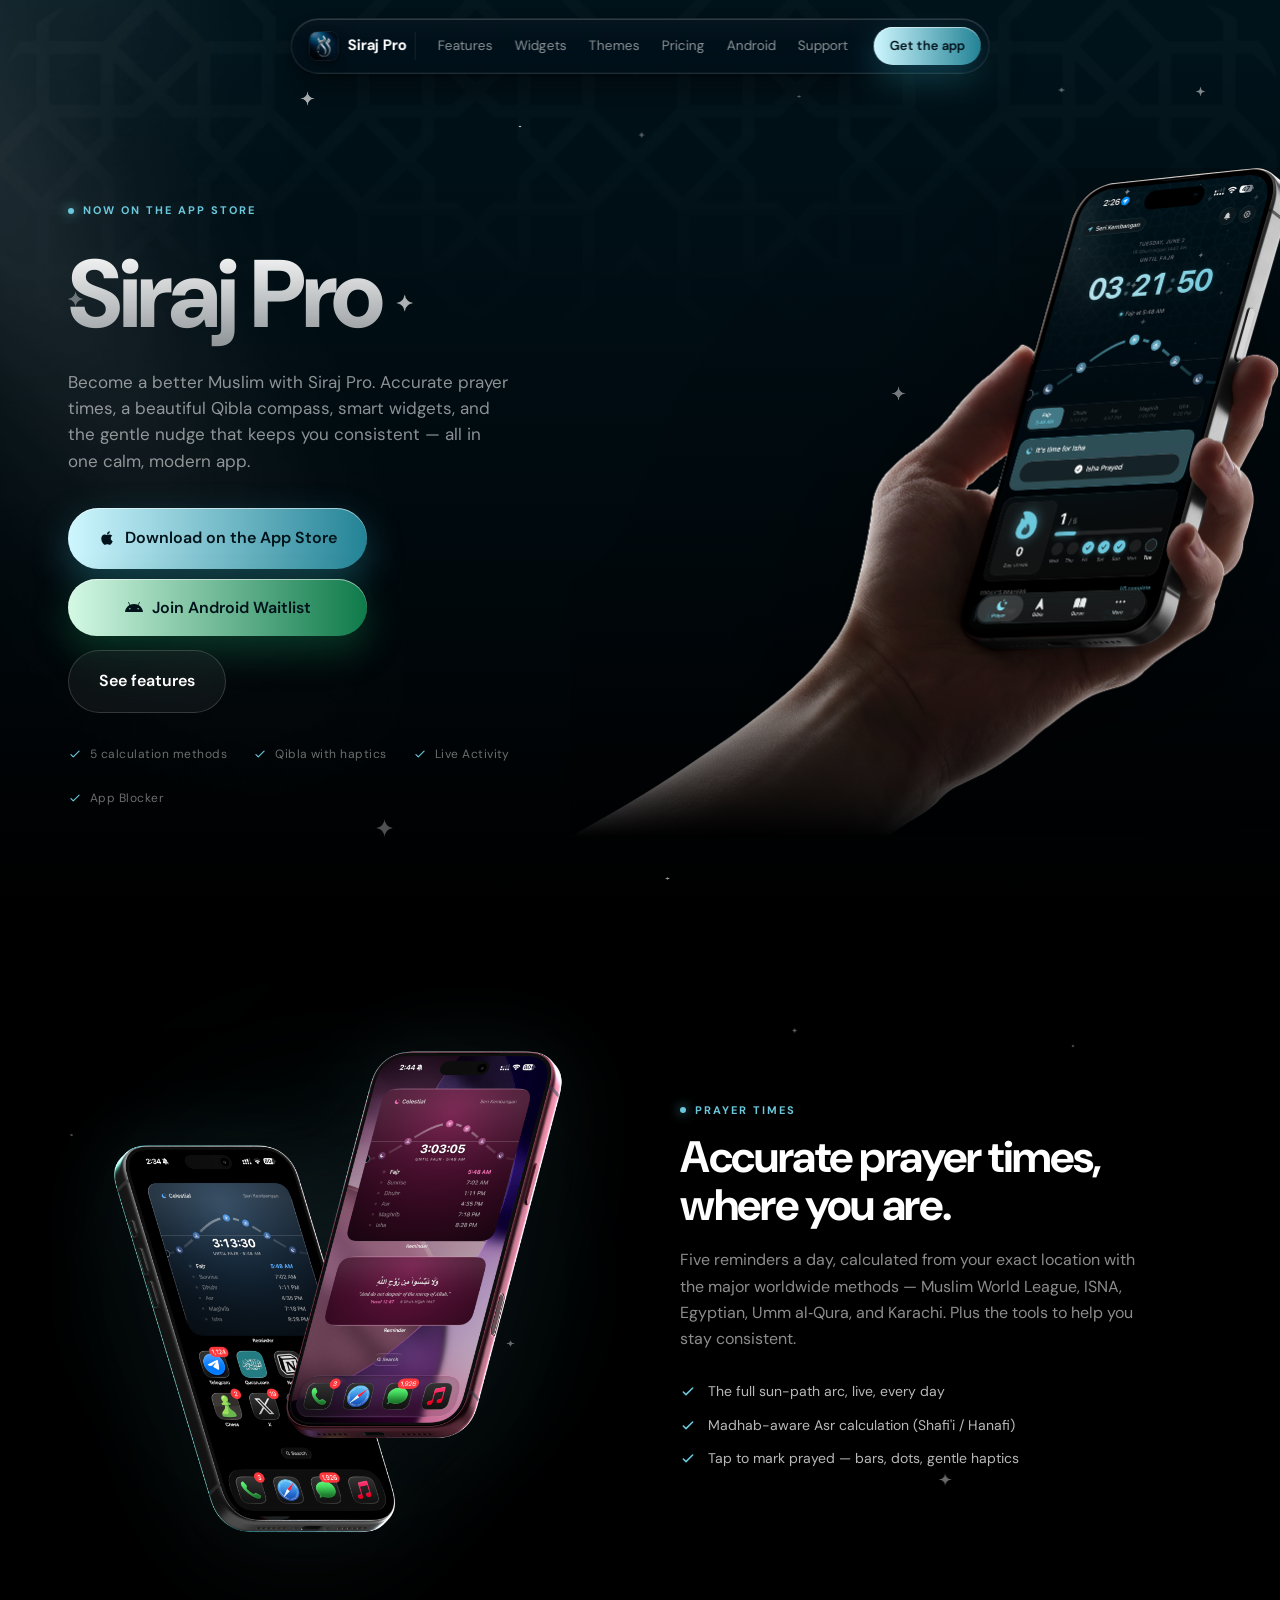
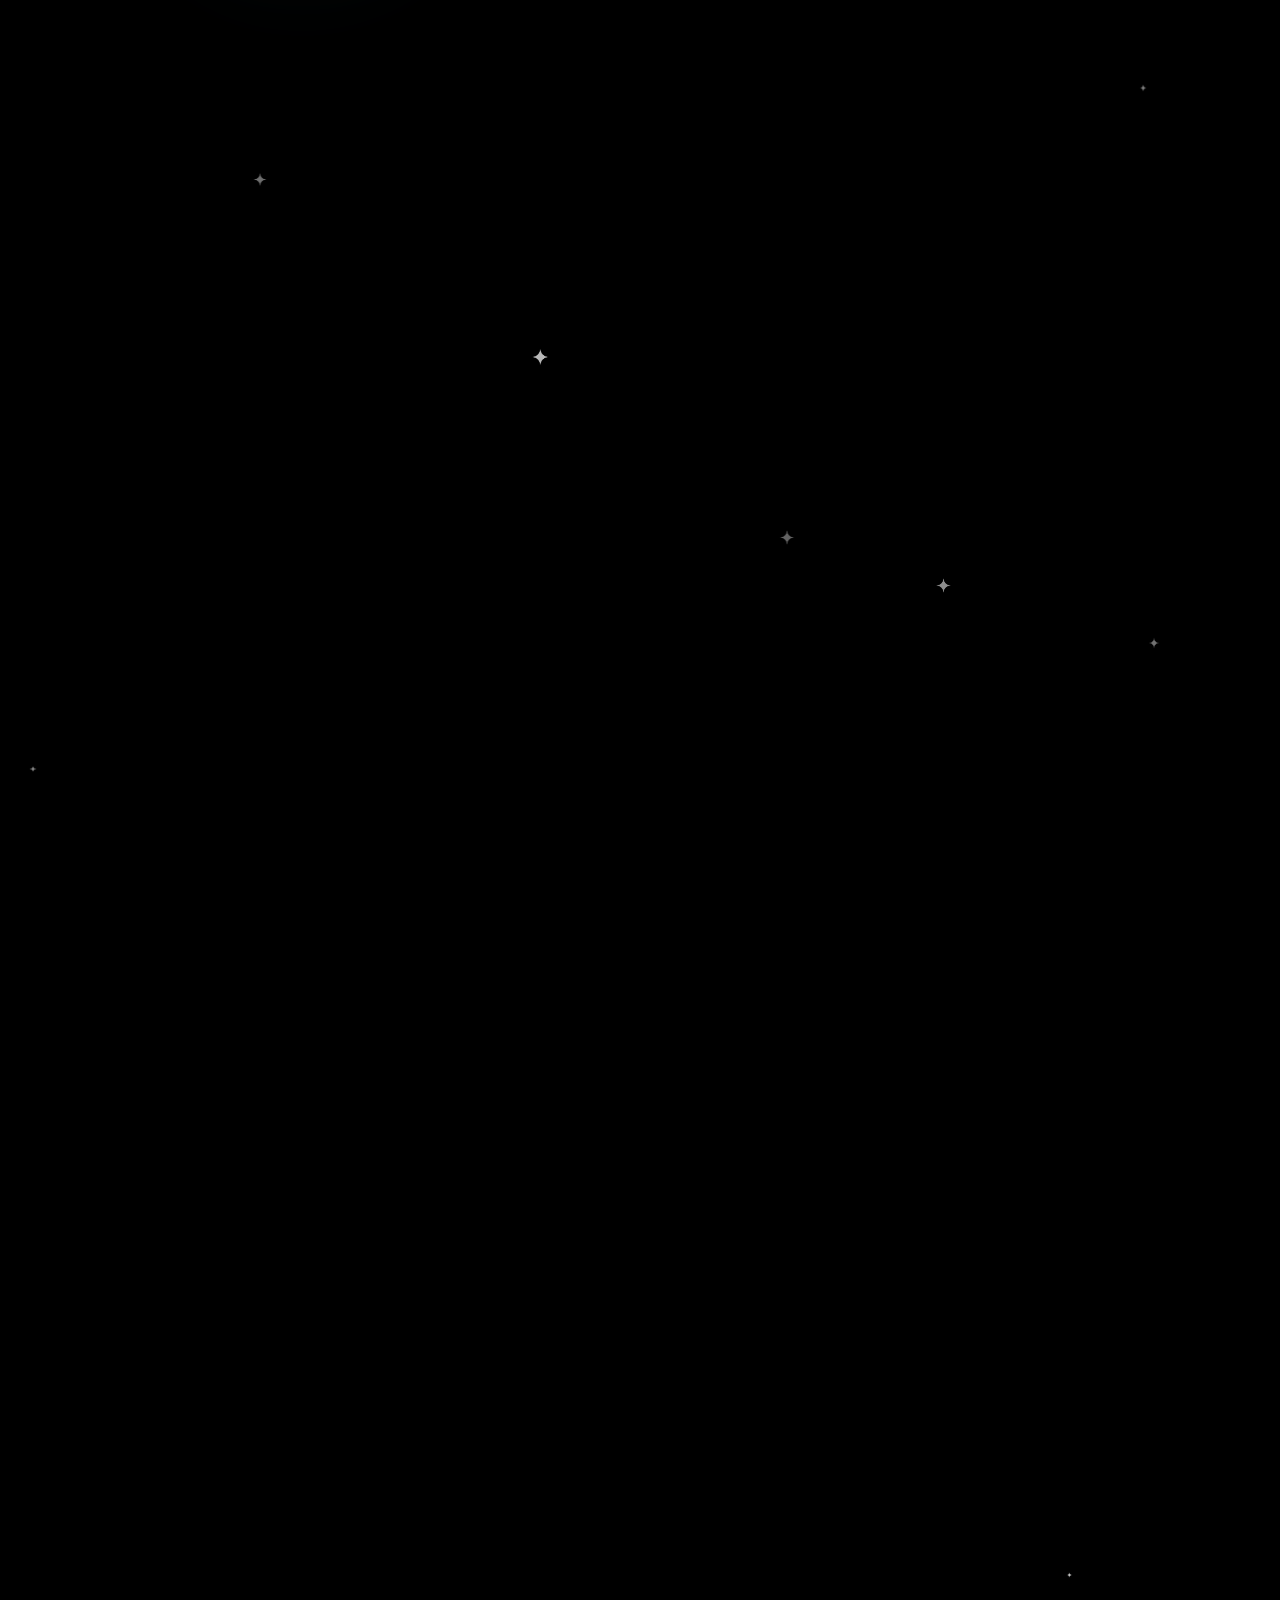
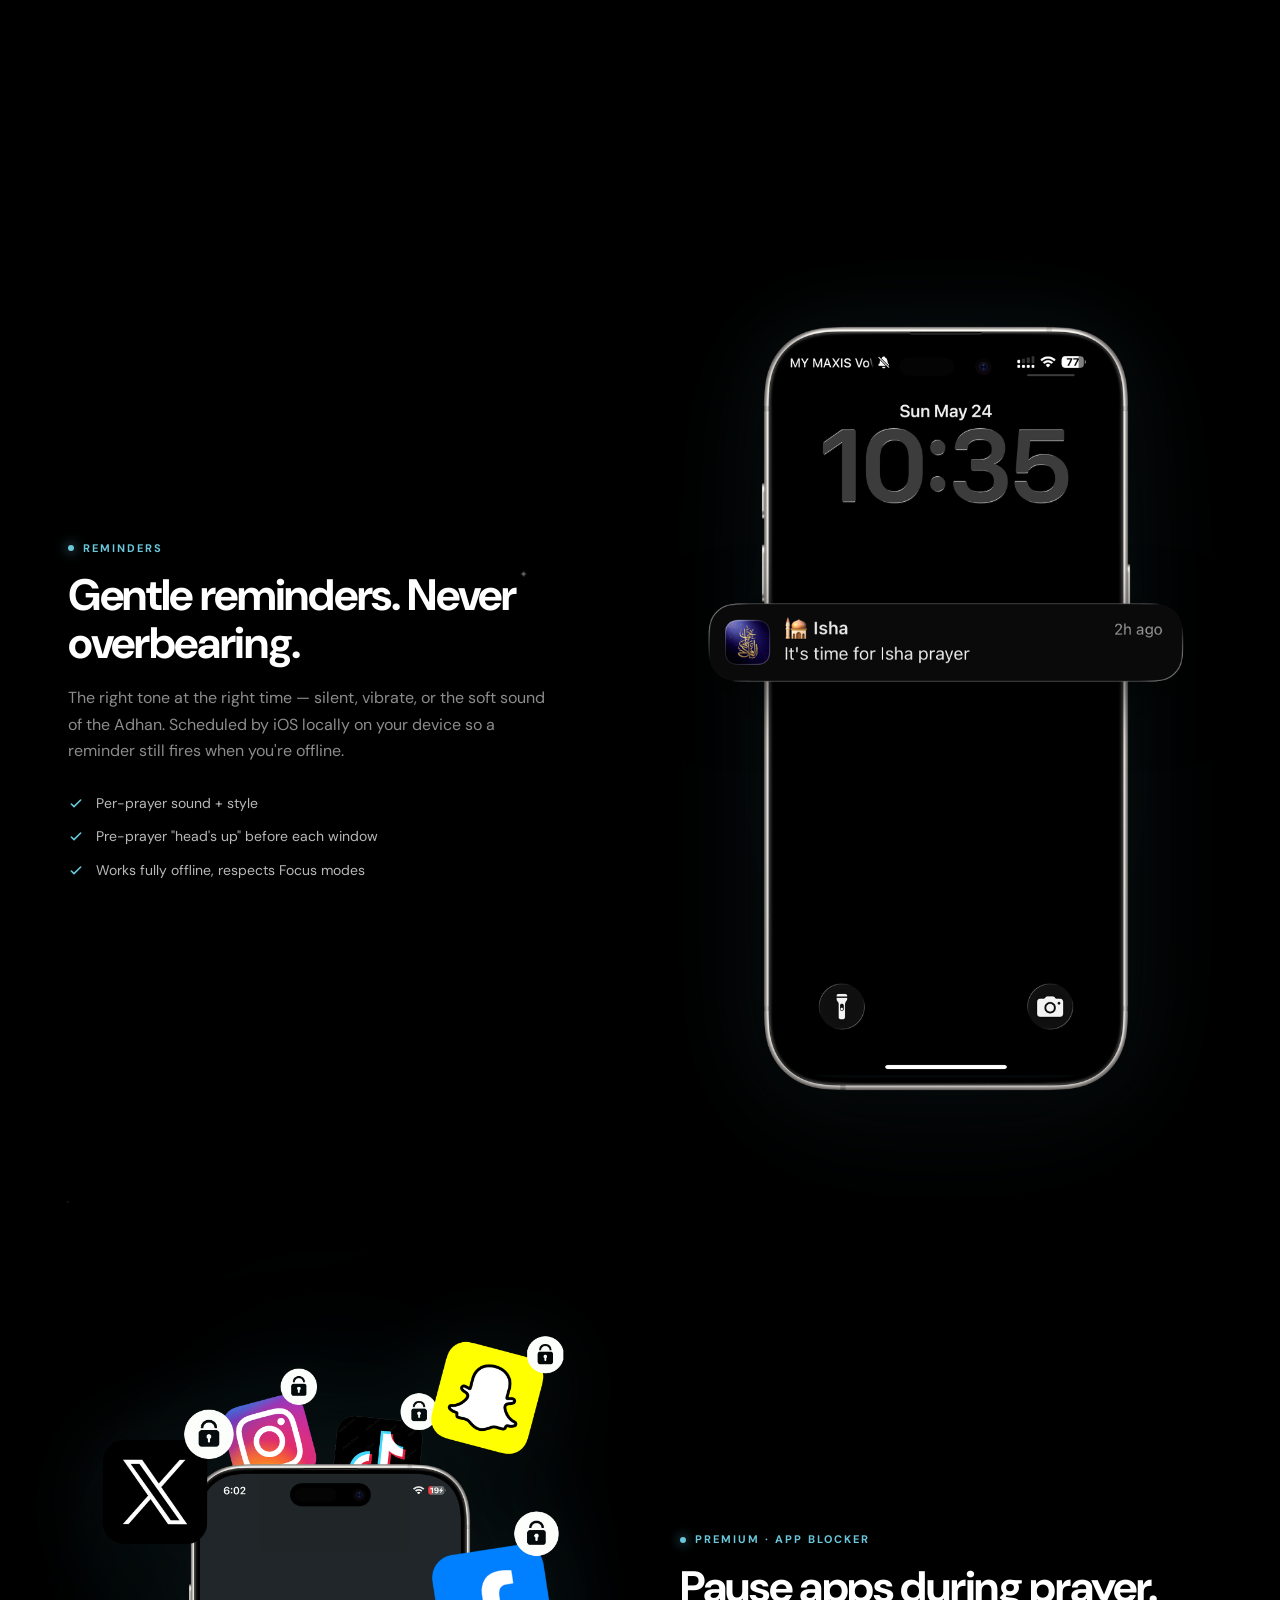
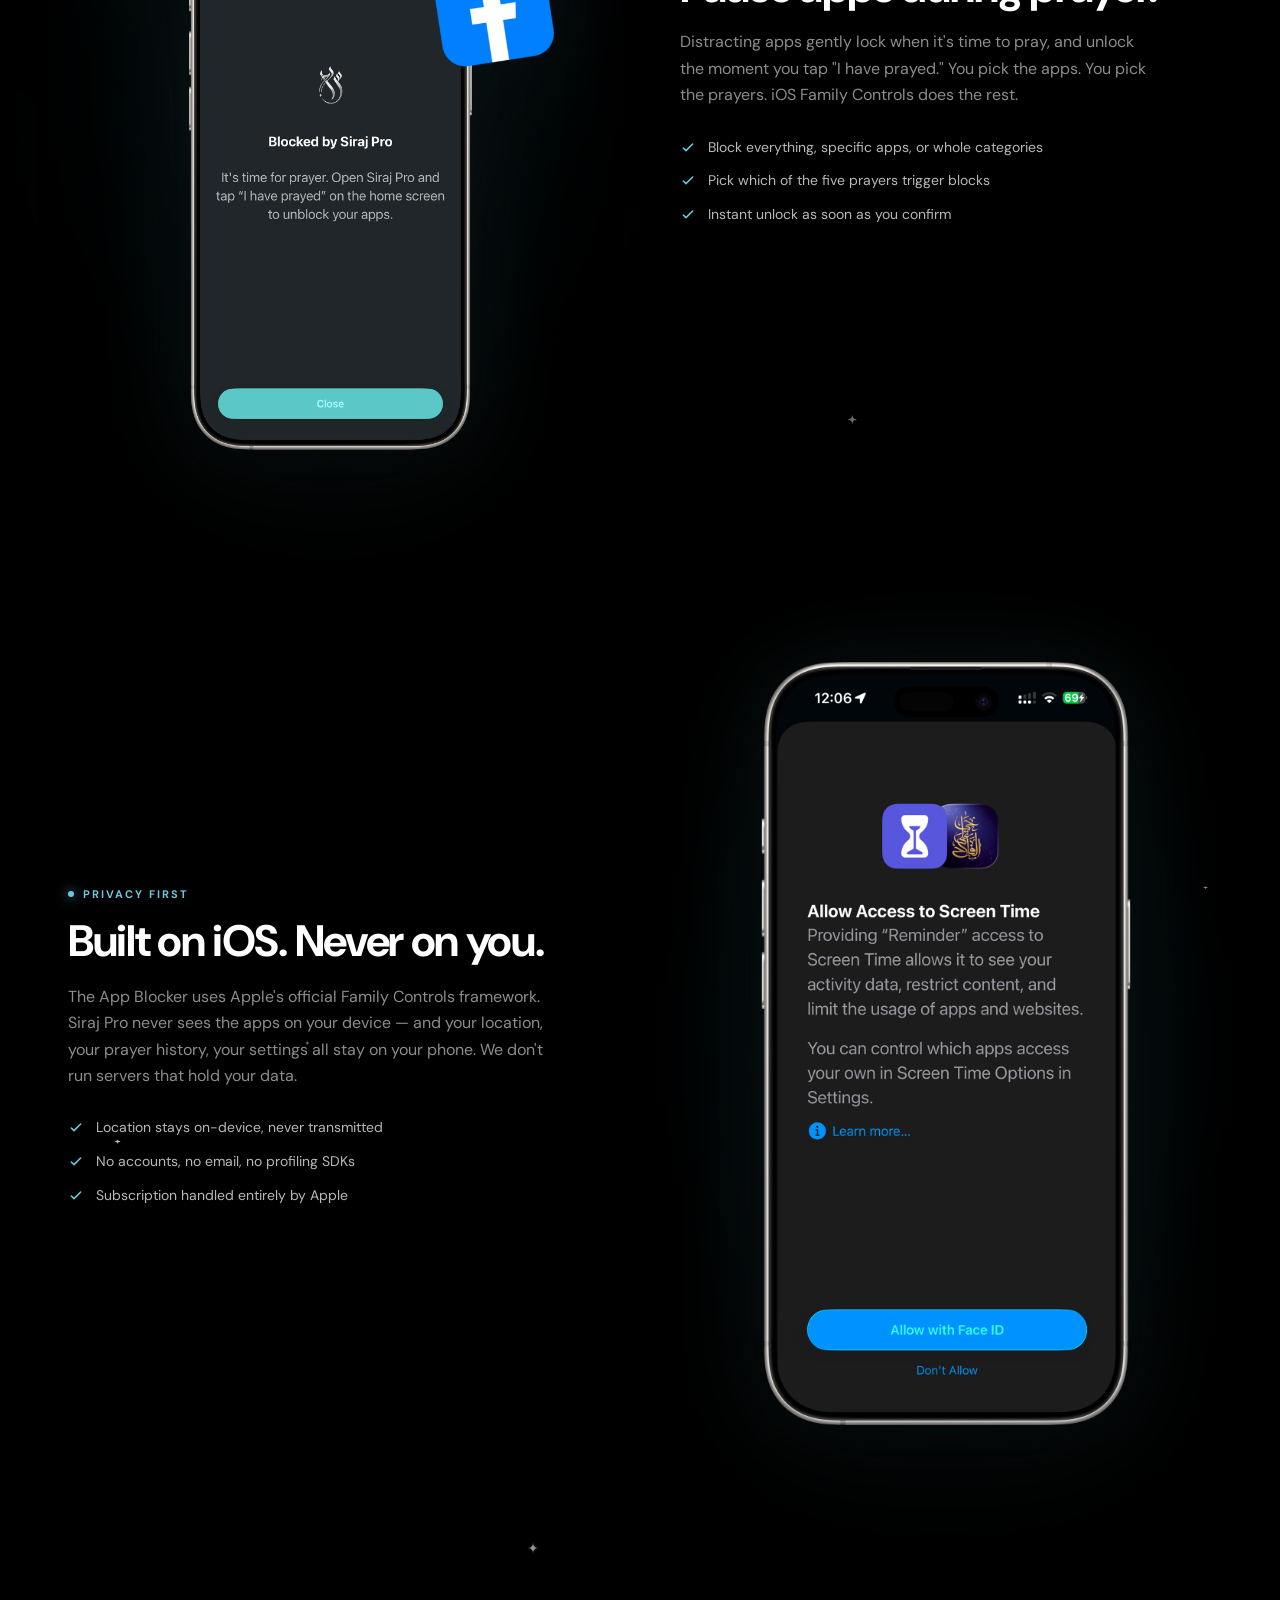
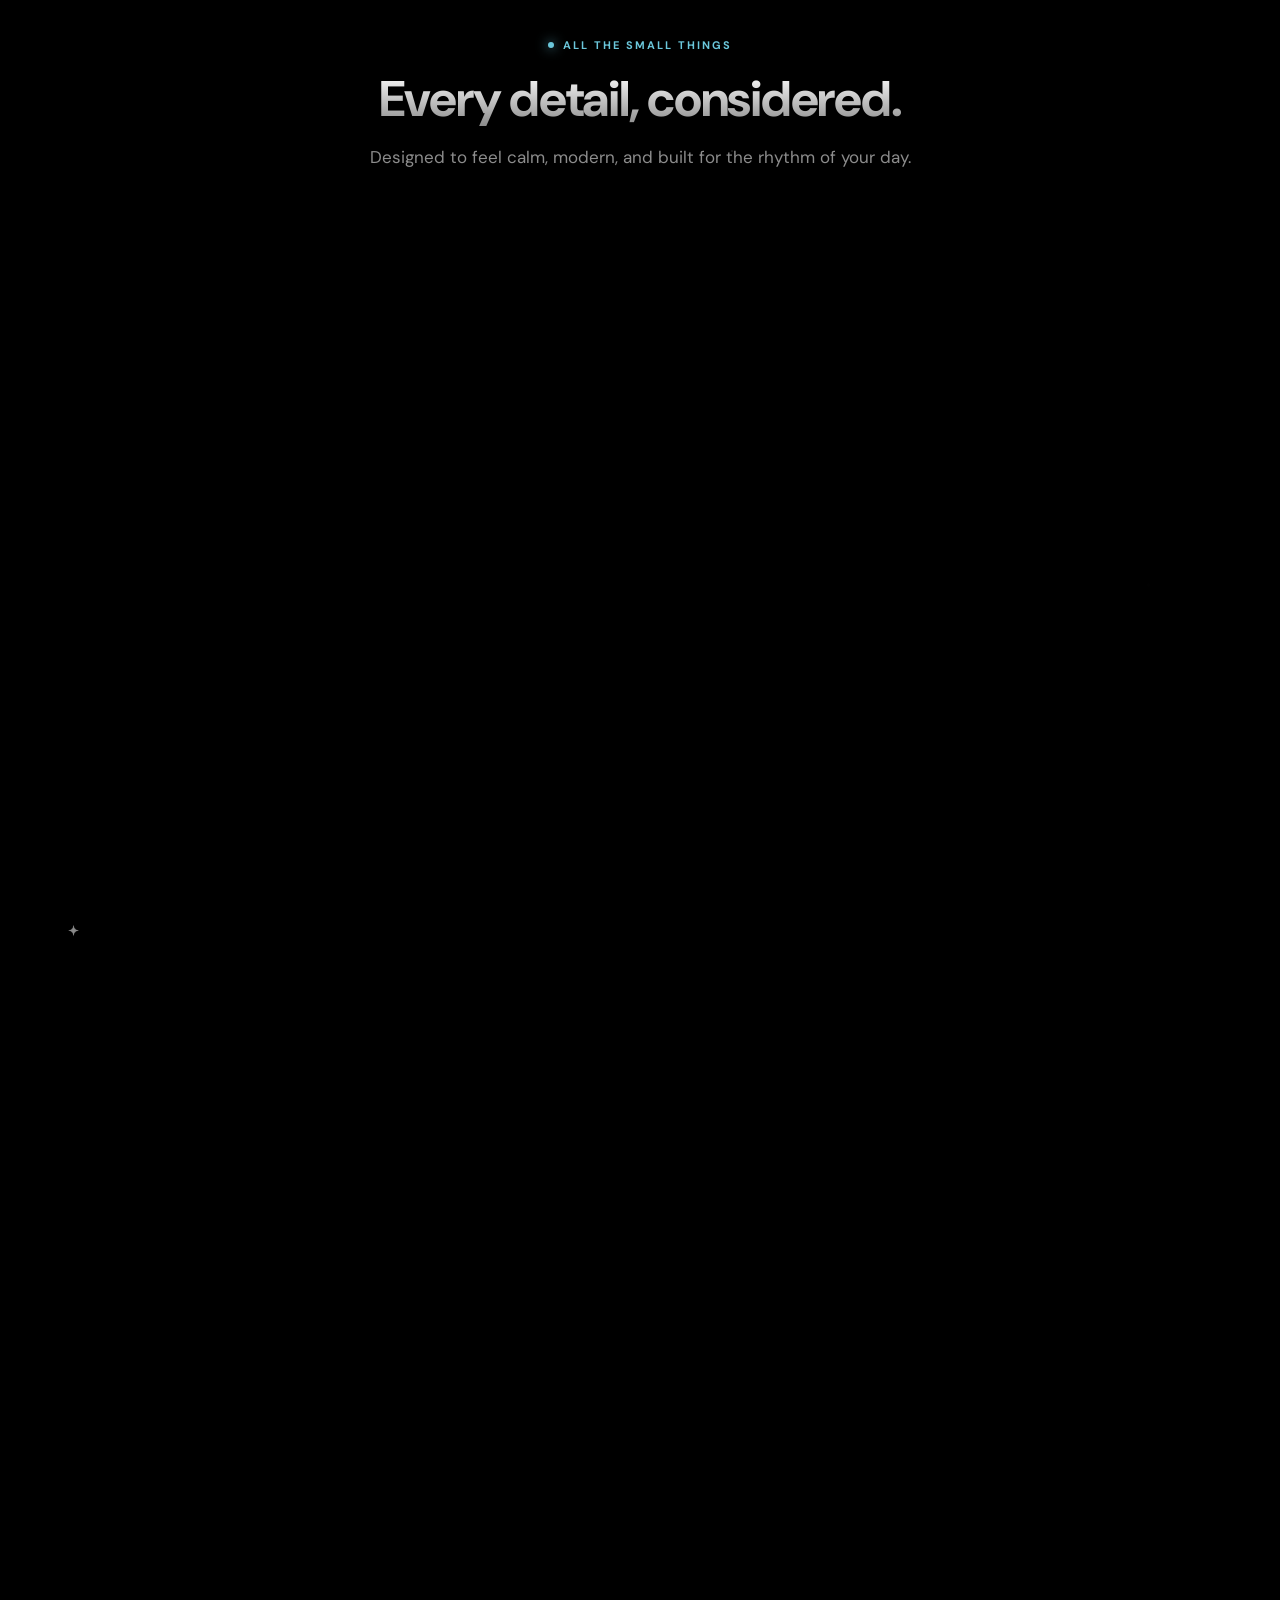
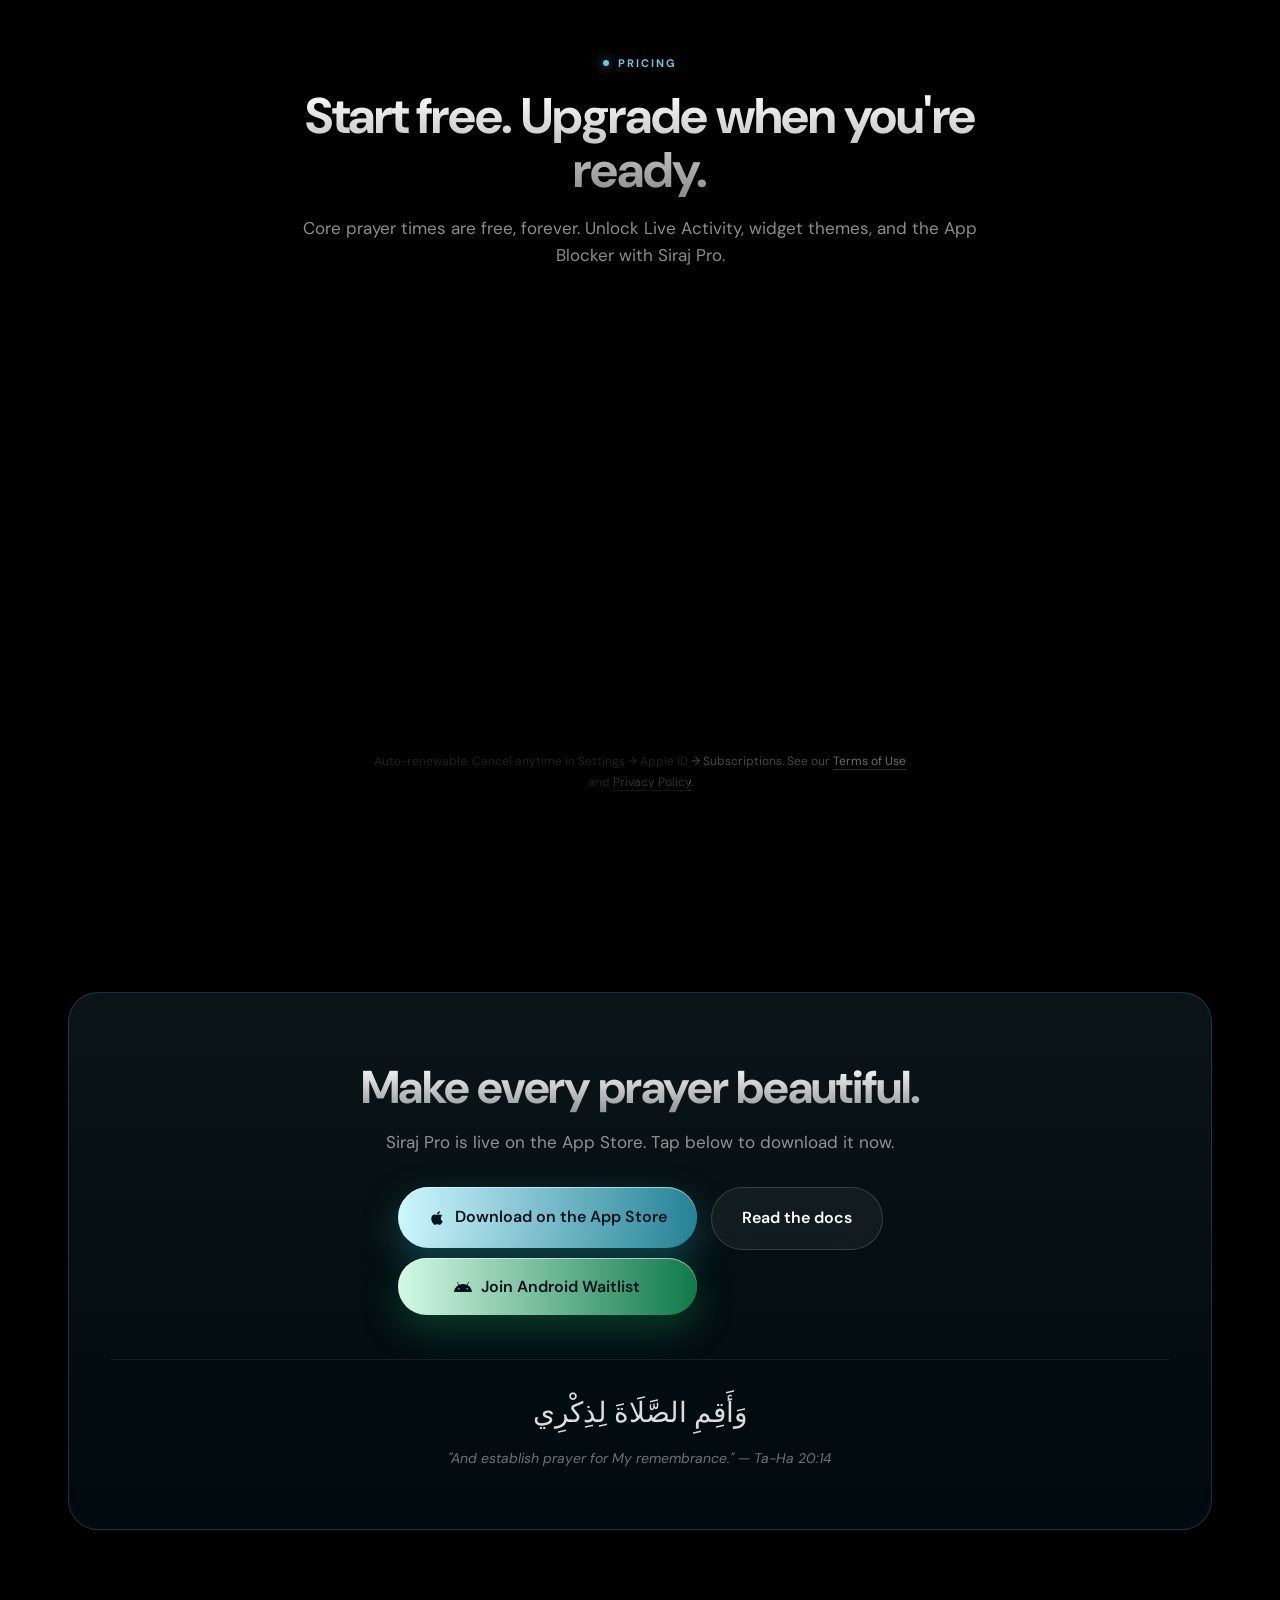
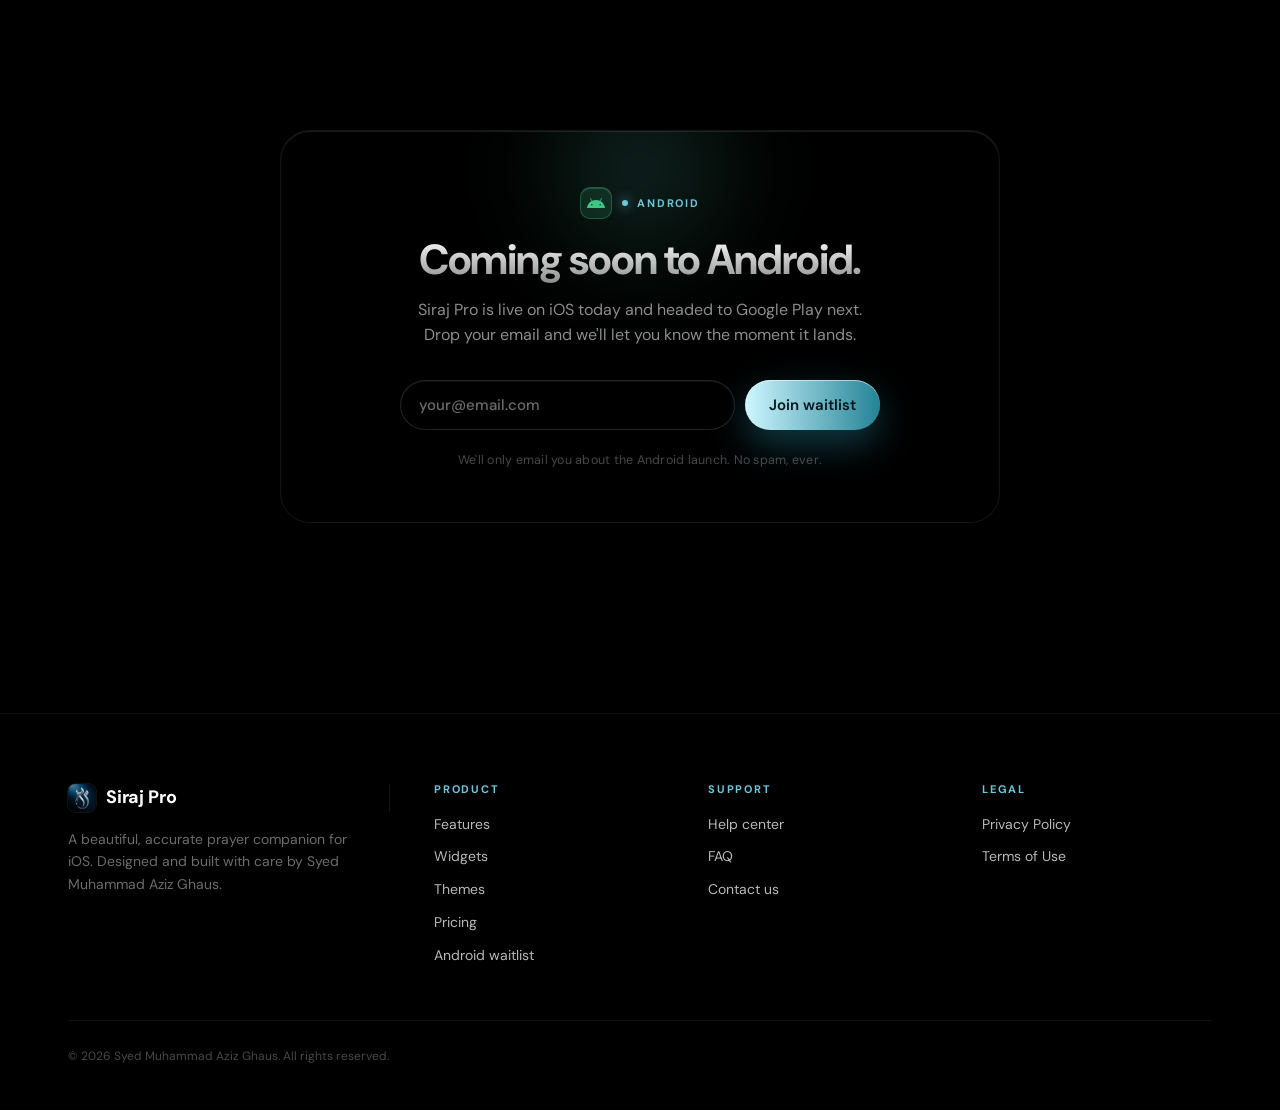
<file: index.html>
<!doctype html>
<html lang="en">
<head>
<meta charset="utf-8">
<meta name="viewport" content="width=device-width, initial-scale=1, viewport-fit=cover">
<title>Siraj Pro — Become a better Muslim.</title>
<meta name="description" content="Accurate prayer times, a Qibla compass, beautiful widgets, Live Activity and the Quran verse of the day — designed to keep you consistent.">
<meta name="theme-color" content="#00131B">
<link rel="icon" type="image/png" href="assets/SirajProLogo.png">
<link rel="apple-touch-icon" href="assets/SirajProLogo.png">

<link rel="preconnect" href="https://fonts.googleapis.com">
<link rel="preconnect" href="https://fonts.gstatic.com" crossorigin>
<link href="https://fonts.googleapis.com/css2?family=DM+Sans:opsz,wght@9..40,400;9..40,500;9..40,600;9..40,700;9..40,800&family=Cormorant+Garamond:wght@300;400;500&display=swap" rel="stylesheet">
<link rel="stylesheet" href="styles.css">

<meta property="og:title" content="Siraj Pro — Become a better Muslim.">
<meta property="og:description" content="Accurate prayer times, beautiful widgets, a Qibla compass, and Live Activity — all in one calm, modern app for iOS.">
<meta property="og:type" content="website">
<meta property="og:image" content="assets/PhoneMockup.png">
</head>
<body>

<div class="bg-root"></div>
<div class="bg-pattern"></div>
<div class="bg-ray"><img src="assets/LightRay.png" alt=""></div>
<div class="glare-field" aria-hidden="true"></div>

<!-- ── Nav ───────────────────────────────────────────────── -->
<header class="nav">
  <div class="container nav-inner">
    <a href="index.html" class="brand">
      <img src="assets/SirajProLogo.png" alt="">
      <span>Siraj Pro</span>
    </a>
    <nav class="nav-links">
      <a href="#features">Features</a>
      <a href="#widgets">Widgets</a>
      <a href="#themes">Themes</a>
      <a href="#pricing">Pricing</a>
      <a href="#android">Android</a>
      <a href="support.html">Support</a>
      <a class="btn btn-primary nav-cta" href="https://apps.apple.com/app/apple-store/id6789160938" target="_blank" rel="noopener">Get the app</a>
    </nav>
    <button class="nav-toggle" aria-label="Toggle menu">
      <svg viewBox="0 0 24 24" fill="none" stroke="currentColor" stroke-width="1.8">
        <path d="M4 7h16M4 12h16M4 17h16" stroke-linecap="round"/>
      </svg>
    </button>
  </div>
</header>

<!-- ── Hero ──────────────────────────────────────────────── -->
<section class="hero">
  <div class="container hero-grid">

    <div class="hero-copy reveal">
      <span class="eyebrow">Now on the App Store</span>
      <h1 class="title-fade">Siraj Pro</h1>
      <p class="sub">Become a better Muslim with Siraj Pro. Accurate prayer times, a beautiful Qibla compass, smart widgets, and the gentle nudge that keeps you consistent — all in one calm, modern app.</p>

      <div class="hero-cta">
        <div class="hero-cta-primary">
          <a href="https://apps.apple.com/app/apple-store/id6789160938" target="_blank" rel="noopener" class="btn btn-primary btn-lg">
            <svg viewBox="0 0 24 24" fill="currentColor"><path d="M17.05 20.28c-.98.95-2.05.8-3.08.35-1.09-.46-2.09-.48-3.24 0-1.44.62-2.2.44-3.06-.35C2.79 15.25 3.51 7.59 9.05 7.31c1.35.07 2.29.74 3.08.8 1.18-.24 2.31-.93 3.57-.84 1.51.12 2.65.72 3.4 1.8-3.12 1.87-2.38 5.98.48 7.13-.57 1.5-1.31 2.99-2.53 4.08zM12.03 7.25c-.15-2.23 1.66-4.07 3.74-4.25.29 2.58-2.34 4.5-3.74 4.25z"/></svg>
            Download on the App Store
          </a>
          <button type="button" class="btn btn-primary btn-lg btn-android" data-waitlist-toggle="hero-waitlist">
            <svg viewBox="0 0 24 24" fill="currentColor"><path d="M17.523 15.3414c-.5511 0-.9993-.4486-.9993-.9997s.4482-.9993.9993-.9993c.5511 0 .9993.4482.9993.9993 0 .5511-.4482.9997-.9993.9997m-11.046 0c-.5511 0-.9993-.4486-.9993-.9997s.4482-.9993.9993-.9993c.5511 0 .9993.4482.9993.9993 0 .5511-.4482.9997-.9993.9997m11.4045-6.02l1.9973-3.4592a.416.416 0 00-.1521-.5676.416.416 0 00-.5676.1521l-2.0223 3.503C15.5902 8.2439 13.8533 7.8508 12 7.8508s-3.5902.3931-5.1367 1.0989L4.841 5.4467a.4161.4161 0 00-.5676-.1521.4157.4157 0 00-.1521.5676l1.9973 3.4592C2.6889 11.1867.3432 14.6589 0 18.761h24c-.3435-4.1021-2.6892-7.5743-6.1185-9.4396"/></svg>
            Join Android Waitlist
          </button>
          <form id="hero-waitlist" class="inline-waitlist" data-ajax-waitlist>
            <input type="email" name="email" placeholder="your@email.com" required autocomplete="email" inputmode="email">
            <button type="submit" class="inline-waitlist-submit">Join</button>
          </form>
        </div>
        <a href="#features" class="btn btn-ghost btn-lg">See features</a>
      </div>

      <div class="hero-meta">
        <span><svg viewBox="0 0 24 24" fill="none" stroke="currentColor" stroke-width="2"><path d="M5 13l4 4L19 7" stroke-linecap="round" stroke-linejoin="round"/></svg>5 calculation methods</span>
        <span><svg viewBox="0 0 24 24" fill="none" stroke="currentColor" stroke-width="2"><path d="M5 13l4 4L19 7" stroke-linecap="round" stroke-linejoin="round"/></svg>Qibla with haptics</span>
        <span><svg viewBox="0 0 24 24" fill="none" stroke="currentColor" stroke-width="2"><path d="M5 13l4 4L19 7" stroke-linecap="round" stroke-linejoin="round"/></svg>Live Activity</span>
        <span><svg viewBox="0 0 24 24" fill="none" stroke="currentColor" stroke-width="2"><path d="M5 13l4 4L19 7" stroke-linecap="round" stroke-linejoin="round"/></svg>App Blocker</span>
      </div>
    </div>

    <div class="hero-phone reveal" style="transition-delay:.1s">
      <img src="assets/SirajProHeroImage.png" alt="Siraj Pro running on iPhone — the prayer arc, prayer pills and check-in card." loading="eager" fetchpriority="high">
    </div>

  </div>
</section>

<!-- ── Feature row 1: accurate prayer times (PhoneMockup2) ── -->
<section class="section" id="features">
  <div class="container">
    <div class="feature-row reverse">
      <div class="feature-text reveal">
        <span class="eyebrow">Prayer Times</span>
        <h2>Accurate prayer times,<br>where you are.</h2>
        <p>Five reminders a day, calculated from your exact location with the major worldwide methods — Muslim World League, ISNA, Egyptian, Umm al‑Qura, and Karachi. Plus the tools to help you stay consistent.</p>
        <ul class="checks">
          <li><svg viewBox="0 0 24 24" fill="none" stroke="currentColor" stroke-width="2.4"><path d="M5 12l4 4 10-10" stroke-linecap="round" stroke-linejoin="round"/></svg>The full sun-path arc, live, every day</li>
          <li><svg viewBox="0 0 24 24" fill="none" stroke="currentColor" stroke-width="2.4"><path d="M5 12l4 4 10-10" stroke-linecap="round" stroke-linejoin="round"/></svg>Madhab-aware Asr calculation (Shafi'i / Hanafi)</li>
          <li><svg viewBox="0 0 24 24" fill="none" stroke="currentColor" stroke-width="2.4"><path d="M5 12l4 4 10-10" stroke-linecap="round" stroke-linejoin="round"/></svg>Tap to mark prayed — bars, dots, gentle haptics</li>
        </ul>
      </div>
      <div class="feature-mockup wide reveal" style="transition-delay:.1s">
        <img src="assets/PhoneMockup2.png" alt="Two iPhones side by side showing Siraj Pro widgets and the prayer screen." loading="lazy">
      </div>
    </div>
  </div>
</section>

<!-- ── Feature row 2: streak / consistency (PhoneMockup3) ── -->
<section class="section">
  <div class="container">
    <div class="feature-row">
      <div class="feature-text reveal">
        <span class="eyebrow">Habit</span>
        <h2>Build a five-prayer habit that lasts.</h2>
        <p>Most users hit a consistent week within 21 days. Siraj Pro tracks every tick, lights up your streak, and shows the week at a glance — so the days you nail it pile up, visibly.</p>
        <ul class="checks">
          <li><svg viewBox="0 0 24 24" fill="none" stroke="currentColor" stroke-width="2.4"><path d="M5 12l4 4 10-10" stroke-linecap="round" stroke-linejoin="round"/></svg>Animated streak counter with day-by-day chips</li>
          <li><svg viewBox="0 0 24 24" fill="none" stroke="currentColor" stroke-width="2.4"><path d="M5 12l4 4 10-10" stroke-linecap="round" stroke-linejoin="round"/></svg>Today's progress: X of 5, instantly</li>
          <li><svg viewBox="0 0 24 24" fill="none" stroke="currentColor" stroke-width="2.4"><path d="M5 12l4 4 10-10" stroke-linecap="round" stroke-linejoin="round"/></svg>Gentle, never guilt-driven</li>
        </ul>
      </div>
      <div class="feature-mockup tall fade-top reveal" style="transition-delay:.1s">
        <img src="assets/PhoneMockup3.png" alt="The Siraj Pro streak card showing 4 of 5 prayers today and a 6-day streak." loading="lazy">
      </div>
    </div>
  </div>
</section>

<!-- ── Feature row 3: widgets (PhoneMockup4) ────────────── -->
<section class="section" id="widgets">
  <div class="container">
    <div class="feature-row reverse">
      <div class="feature-text reveal">
        <span class="eyebrow">Home Screen</span>
        <h2>Widgets that feel like part of the wallpaper.</h2>
        <p>Small, medium and large — every widget renders the same elegant sun arc the app does, with full prayer-list overviews when you want them. Pick a theme and it follows you everywhere.</p>
        <ul class="checks">
          <li><svg viewBox="0 0 24 24" fill="none" stroke="currentColor" stroke-width="2.4"><path d="M5 12l4 4 10-10" stroke-linecap="round" stroke-linejoin="round"/></svg>Three sizes — small, medium, large</li>
          <li><svg viewBox="0 0 24 24" fill="none" stroke="currentColor" stroke-width="2.4"><path d="M5 12l4 4 10-10" stroke-linecap="round" stroke-linejoin="round"/></svg>Live countdown to your next prayer</li>
          <li><svg viewBox="0 0 24 24" fill="none" stroke="currentColor" stroke-width="2.4"><path d="M5 12l4 4 10-10" stroke-linecap="round" stroke-linejoin="round"/></svg>Themes apply across Lock Screen + Dynamic Island</li>
        </ul>
      </div>
      <div class="feature-mockup tall reveal" style="transition-delay:.1s">
        <img src="assets/MockupWidgets2.png" alt="iPhone home screen featuring a large Siraj Pro widget showing today's prayer times alongside the app drawer." loading="lazy">
      </div>
    </div>
  </div>
</section>

<!-- ── Feature row 4: notifications (PhoneMockup5) ───────── -->
<section class="section">
  <div class="container">
    <div class="feature-row">
      <div class="feature-text reveal">
        <span class="eyebrow">Reminders</span>
        <h2>Gentle reminders. Never overbearing.</h2>
        <p>The right tone at the right time — silent, vibrate, or the soft sound of the Adhan. Scheduled by iOS locally on your device so a reminder still fires when you're offline.</p>
        <ul class="checks">
          <li><svg viewBox="0 0 24 24" fill="none" stroke="currentColor" stroke-width="2.4"><path d="M5 12l4 4 10-10" stroke-linecap="round" stroke-linejoin="round"/></svg>Per-prayer sound + style</li>
          <li><svg viewBox="0 0 24 24" fill="none" stroke="currentColor" stroke-width="2.4"><path d="M5 12l4 4 10-10" stroke-linecap="round" stroke-linejoin="round"/></svg>Pre-prayer "head's up" before each window</li>
          <li><svg viewBox="0 0 24 24" fill="none" stroke="currentColor" stroke-width="2.4"><path d="M5 12l4 4 10-10" stroke-linecap="round" stroke-linejoin="round"/></svg>Works fully offline, respects Focus modes</li>
        </ul>
      </div>
      <div class="feature-mockup tall with-notification reveal" style="transition-delay:.1s">
        <img class="mockup-phone" src="assets/PhoneMockup5.png" alt="An iPhone Lock Screen showing a Siraj Pro prayer notification." loading="lazy">
        <img class="mockup-notif" src="assets/Notification.png" alt="" aria-hidden="true" loading="lazy">
      </div>
    </div>
  </div>
</section>

<!-- ── Feature row 5: App Blocker (PhoneMockup6) ───────── -->
<section class="section">
  <div class="container">
    <div class="feature-row reverse">
      <div class="feature-text reveal">
        <span class="eyebrow">Premium · App Blocker</span>
        <h2>Pause apps during prayer.</h2>
        <p>Distracting apps gently lock when it's time to pray, and unlock the moment you tap "I have prayed." You pick the apps. You pick the prayers. iOS Family Controls does the rest.</p>
        <ul class="checks">
          <li><svg viewBox="0 0 24 24" fill="none" stroke="currentColor" stroke-width="2.4"><path d="M5 12l4 4 10-10" stroke-linecap="round" stroke-linejoin="round"/></svg>Block everything, specific apps, or whole categories</li>
          <li><svg viewBox="0 0 24 24" fill="none" stroke="currentColor" stroke-width="2.4"><path d="M5 12l4 4 10-10" stroke-linecap="round" stroke-linejoin="round"/></svg>Pick which of the five prayers trigger blocks</li>
          <li><svg viewBox="0 0 24 24" fill="none" stroke="currentColor" stroke-width="2.4"><path d="M5 12l4 4 10-10" stroke-linecap="round" stroke-linejoin="round"/></svg>Instant unlock as soon as you confirm</li>
        </ul>
      </div>
      <div class="feature-mockup wide reveal" style="transition-delay:.1s">
        <img src="assets/BlockMockup.png" alt="iPhone showing the Siraj Pro shield screen — 'Blocked by Siraj Pro · It's time for prayer' — with locked X, Instagram, TikTok, Snapchat, and Facebook icons floating around it." loading="lazy">
      </div>
    </div>
  </div>
</section>

<!-- ── Feature row 6: Family Controls (PhoneMockup7) ────── -->
<section class="section">
  <div class="container">
    <div class="feature-row">
      <div class="feature-text reveal">
        <span class="eyebrow">Privacy First</span>
        <h2>Built on iOS. Never on you.</h2>
        <p>The App Blocker uses Apple's official Family Controls framework. Siraj Pro never sees the apps on your device — and your location, your prayer history, your settings all stay on your phone. We don't run servers that hold your data.</p>
        <ul class="checks">
          <li><svg viewBox="0 0 24 24" fill="none" stroke="currentColor" stroke-width="2.4"><path d="M5 12l4 4 10-10" stroke-linecap="round" stroke-linejoin="round"/></svg>Location stays on-device, never transmitted</li>
          <li><svg viewBox="0 0 24 24" fill="none" stroke="currentColor" stroke-width="2.4"><path d="M5 12l4 4 10-10" stroke-linecap="round" stroke-linejoin="round"/></svg>No accounts, no email, no profiling SDKs</li>
          <li><svg viewBox="0 0 24 24" fill="none" stroke="currentColor" stroke-width="2.4"><path d="M5 12l4 4 10-10" stroke-linecap="round" stroke-linejoin="round"/></svg>Subscription handled entirely by Apple</li>
        </ul>
      </div>
      <div class="feature-mockup tall reveal" style="transition-delay:.1s">
        <img src="assets/PhoneMockup7.png" alt="iPhone showing the Allow Family Controls system permission screen." loading="lazy">
      </div>
    </div>
  </div>
</section>

<!-- ── Quick feature grid (everything else) ─────────────── -->
<section class="section">
  <div class="container">
    <div class="section-head reveal">
      <span class="eyebrow">All the small things</span>
      <h2 class="title-fade">Every detail, considered.</h2>
      <p>Designed to feel calm, modern, and built for the rhythm of your day.</p>
    </div>

    <div class="feature-grid">
      <div class="feature-card glass reveal">
        <div class="icon"><svg viewBox="0 0 24 24" fill="none" stroke="currentColor" stroke-width="1.6" stroke-linecap="round" stroke-linejoin="round"><path d="M12 22s8-4.5 8-11.8A8 8 0 0 0 4 10.2C4 17.5 12 22 12 22z"/><circle cx="12" cy="10" r="2.5" fill="currentColor" stroke="none"/></svg></div>
        <h3>Qibla with haptics</h3>
        <p>A precision compass that gently taps when you've aligned with the Kaaba. No need to keep staring at the screen.</p>
      </div>

      <div class="feature-card glass reveal" style="transition-delay:.05s">
        <div class="icon"><svg viewBox="0 0 24 24" fill="currentColor"><path d="M21 12.79A9 9 0 1 1 11.21 3a7 7 0 0 0 9.79 9.79z"/></svg></div>
        <h3>Live Activity</h3>
        <p>Your next prayer countdown, always on the Lock Screen and Dynamic Island. Updates in real-time.</p>
      </div>

      <div class="feature-card glass reveal" style="transition-delay:.1s">
        <div class="icon"><svg viewBox="0 0 24 24" fill="none" stroke="currentColor" stroke-width="1.6"><path d="M4 19.5A2.5 2.5 0 0 1 6.5 17H20"/><path d="M4 19.5A2.5 2.5 0 0 0 6.5 22H20V2H6.5A2.5 2.5 0 0 0 4 4.5v15z"/></svg></div>
        <h3>Verse of the day</h3>
        <p>A single Quran verse every morning. Arabic, English translation, and the calm to receive it before the day begins.</p>
      </div>

      <div class="feature-card glass reveal">
        <div class="icon"><svg viewBox="0 0 24 24" fill="none" stroke="currentColor" stroke-width="1.6"><circle cx="12" cy="12" r="9"/><path d="M12 7v5l3 2" stroke-linecap="round"/></svg></div>
        <h3>Tasbih counter</h3>
        <p>A tactile tasbih at your thumb. Haptic feedback on every tap, running totals across sessions.</p>
      </div>

      <div class="feature-card glass reveal" style="transition-delay:.05s">
        <div class="icon"><svg viewBox="0 0 24 24" fill="currentColor"><path d="M12 22A10 10 0 1 1 22 12 10 10 0 0 1 12 22zm0-18a8 8 0 1 0 8 8 8 8 0 0 0-8-8zm.5 4v4.59l3 3L14 16.5l-3.5-3.5V8z"/></svg></div>
        <h3>Auto-pause Live Activity</h3>
        <p>Live Activity ends the moment a prayer window passes — no stale countdowns clogging your Lock Screen.</p>
      </div>

      <div class="feature-card glass reveal" style="transition-delay:.1s">
        <div class="icon"><svg viewBox="0 0 24 24" fill="none" stroke="currentColor" stroke-width="1.6"><path d="M2 12h2M20 12h2M12 2v2M12 20v2M5 5l1.5 1.5M17.5 17.5L19 19M5 19l1.5-1.5M17.5 6.5L19 5"/><circle cx="12" cy="12" r="4" fill="currentColor" stroke="none"/></svg></div>
        <h3>Designed for iOS 26</h3>
        <p>Uses Apple's Liquid Glass natively — translucency, specular highlights, and the morph behavior baked in.</p>
      </div>
    </div>
  </div>
</section>

<!-- ── Themes ─────────────────────────────────────────────── -->
<section class="section" id="themes">
  <div class="container">
    <div class="section-head reveal">
      <span class="eyebrow">Themes</span>
      <h2 class="title-fade">Eight palettes for your widgets.</h2>
      <p>Pick a palette below — the widget recolors instantly. Your widgets and Live Activity follow the theme you choose; the app itself stays in its calm teal.</p>
    </div>

    <div class="theme-stage reveal">
      <div class="theme-stage-widget">
        <div class="widget-medium" data-theme-widget></div>
        <div class="theme-stage-label" data-theme-label>Cosmos</div>
      </div>

      <div class="theme-swatches" data-theme-swatches></div>
    </div>
  </div>
</section>

<!-- ── Pricing ───────────────────────────────────────────── -->
<section class="section" id="pricing">
  <div class="container">
    <div class="section-head reveal">
      <span class="eyebrow">Pricing</span>
      <h2 class="title-fade">Start free. Upgrade when you're ready.</h2>
      <p>Core prayer times are free, forever. Unlock Live Activity, widget themes, and the App Blocker with Siraj Pro.</p>
    </div>

    <div class="pricing-grid reveal">
      <div class="plan glass">
        <span class="plan-eyebrow">Monthly</span>
        <div class="plan-name">Siraj Pro</div>
        <div class="plan-price">$9.99<span class="per">/ month</span></div>
        <div class="plan-trial">3-day free trial</div>
        <ul class="plan-list">
          <li><svg viewBox="0 0 24 24" fill="none" stroke="currentColor" stroke-width="2.4"><path d="M5 12l4 4 10-10" stroke-linecap="round" stroke-linejoin="round"/></svg> All premium features</li>
          <li><svg viewBox="0 0 24 24" fill="none" stroke="currentColor" stroke-width="2.4"><path d="M5 12l4 4 10-10" stroke-linecap="round" stroke-linejoin="round"/></svg> Live Activity & Dynamic Island</li>
          <li><svg viewBox="0 0 24 24" fill="none" stroke="currentColor" stroke-width="2.4"><path d="M5 12l4 4 10-10" stroke-linecap="round" stroke-linejoin="round"/></svg> All widget themes including Custom</li>
          <li><svg viewBox="0 0 24 24" fill="none" stroke="currentColor" stroke-width="2.4"><path d="M5 12l4 4 10-10" stroke-linecap="round" stroke-linejoin="round"/></svg> Prayer-time App Blocker</li>
        </ul>
      </div>

      <div class="plan glass is-featured">
        <span class="plan-badge">Best value</span>
        <span class="plan-eyebrow">Yearly</span>
        <div class="plan-name">Siraj Pro</div>
        <div class="plan-price">$59.99<span class="per">/ year</span></div>
        <div class="plan-trial">7-day free trial · ≈ $1.15 / week</div>
        <ul class="plan-list">
          <li><svg viewBox="0 0 24 24" fill="none" stroke="currentColor" stroke-width="2.4"><path d="M5 12l4 4 10-10" stroke-linecap="round" stroke-linejoin="round"/></svg> Everything in Monthly</li>
          <li><svg viewBox="0 0 24 24" fill="none" stroke="currentColor" stroke-width="2.4"><path d="M5 12l4 4 10-10" stroke-linecap="round" stroke-linejoin="round"/></svg> Save 50% versus monthly</li>
          <li><svg viewBox="0 0 24 24" fill="none" stroke="currentColor" stroke-width="2.4"><path d="M5 12l4 4 10-10" stroke-linecap="round" stroke-linejoin="round"/></svg> Priority support</li>
          <li><svg viewBox="0 0 24 24" fill="none" stroke="currentColor" stroke-width="2.4"><path d="M5 12l4 4 10-10" stroke-linecap="round" stroke-linejoin="round"/></svg> Early access to new themes</li>
        </ul>
      </div>
    </div>

    <p class="pricing-fine">Auto-renewable. Cancel anytime in Settings → Apple ID → Subscriptions. See our <a href="terms.html">Terms of Use</a> and <a href="privacy.html">Privacy Policy</a>.</p>
  </div>
</section>

<!-- ── Closing CTA ──────────────────────────────────────── -->
<section class="section" id="download">
  <div class="container">
    <div class="cta-strip reveal">
      <h2 class="title-fade">Make every prayer beautiful.</h2>
      <p>Siraj Pro is live on the App Store. Tap below to download it now.</p>
      <div class="btns">
        <div class="btns-primary">
          <a class="btn btn-primary btn-lg" href="https://apps.apple.com/app/apple-store/id6789160938" target="_blank" rel="noopener">
            <svg viewBox="0 0 24 24" fill="currentColor"><path d="M17.05 20.28c-.98.95-2.05.8-3.08.35-1.09-.46-2.09-.48-3.24 0-1.44.62-2.2.44-3.06-.35C2.79 15.25 3.51 7.59 9.05 7.31c1.35.07 2.29.74 3.08.8 1.18-.24 2.31-.93 3.57-.84 1.51.12 2.65.72 3.4 1.8-3.12 1.87-2.38 5.98.48 7.13-.57 1.5-1.31 2.99-2.53 4.08zM12.03 7.25c-.15-2.23 1.66-4.07 3.74-4.25.29 2.58-2.34 4.5-3.74 4.25z"/></svg>
            Download on the App Store
          </a>
          <button type="button" class="btn btn-primary btn-lg btn-android" data-waitlist-toggle="cta-waitlist">
            <svg viewBox="0 0 24 24" fill="currentColor"><path d="M17.523 15.3414c-.5511 0-.9993-.4486-.9993-.9997s.4482-.9993.9993-.9993c.5511 0 .9993.4482.9993.9993 0 .5511-.4482.9997-.9993.9997m-11.046 0c-.5511 0-.9993-.4486-.9993-.9997s.4482-.9993.9993-.9993c.5511 0 .9993.4482.9993.9993 0 .5511-.4482.9997-.9993.9997m11.4045-6.02l1.9973-3.4592a.416.416 0 00-.1521-.5676.416.416 0 00-.5676.1521l-2.0223 3.503C15.5902 8.2439 13.8533 7.8508 12 7.8508s-3.5902.3931-5.1367 1.0989L4.841 5.4467a.4161.4161 0 00-.5676-.1521.4157.4157 0 00-.1521.5676l1.9973 3.4592C2.6889 11.1867.3432 14.6589 0 18.761h24c-.3435-4.1021-2.6892-7.5743-6.1185-9.4396"/></svg>
            Join Android Waitlist
          </button>
          <form id="cta-waitlist" class="inline-waitlist" data-ajax-waitlist>
            <input type="email" name="email" placeholder="your@email.com" required autocomplete="email" inputmode="email">
            <button type="submit" class="inline-waitlist-submit">Join</button>
          </form>
        </div>
        <a class="btn btn-ghost btn-lg" href="support.html">Read the docs</a>
      </div>

      <div class="verse">وَأَقِمِ الصَّلَاةَ لِذِكْرِي</div>
      <div class="verse-en">"And establish prayer for My remembrance." — Ta-Ha 20:14</div>
    </div>
  </div>
</section>

<!-- ── Android waitlist ─────────────────────────────────── -->
<section class="section" id="android">
  <div class="container">
    <div class="waitlist-card glass reveal">
      <div class="waitlist-head">
        <span class="waitlist-icon" aria-hidden="true">
          <svg viewBox="0 0 24 24" fill="currentColor">
            <path d="M17.523 15.3414c-.5511 0-.9993-.4486-.9993-.9997s.4482-.9993.9993-.9993c.5511 0 .9993.4482.9993.9993 0 .5511-.4482.9997-.9993.9997m-11.046 0c-.5511 0-.9993-.4486-.9993-.9997s.4482-.9993.9993-.9993c.5511 0 .9993.4482.9993.9993 0 .5511-.4482.9997-.9993.9997m11.4045-6.02l1.9973-3.4592a.416.416 0 00-.1521-.5676.416.416 0 00-.5676.1521l-2.0223 3.503C15.5902 8.2439 13.8533 7.8508 12 7.8508s-3.5902.3931-5.1367 1.0989L4.841 5.4467a.4161.4161 0 00-.5676-.1521.4157.4157 0 00-.1521.5676l1.9973 3.4592C2.6889 11.1867.3432 14.6589 0 18.761h24c-.3435-4.1021-2.6892-7.5743-6.1185-9.4396"/>
          </svg>
        </span>
        <span class="eyebrow">Android</span>
      </div>
      <h2 class="title-fade">Coming soon to Android.</h2>
      <p>Siraj Pro is live on iOS today and headed to Google Play next. Drop your email and we'll let you know the moment it lands.</p>

      <form class="waitlist-form"
            action="https://formsubmit.co/sirajproapp@gmail.com"
            method="POST"
            data-waitlist>
        <input type="hidden" name="_subject" value="Siraj Pro — new Android waitlist signup">
        <input type="hidden" name="_captcha" value="false">
        <input type="hidden" name="_template" value="table">
        <input type="hidden" name="_autoresponse" value="Thanks for joining the Siraj Pro Android waitlist. We'll email you the moment the app lands on Google Play — insha'Allah, soon. In the meantime, if you have an iPhone, the iOS app is live now: https://apps.apple.com/app/apple-store/id6789160938">
        <input type="hidden" name="_next" value="https://www.sirajpro.app/?waitlist=success#android">
        <input type="text" name="_honey" style="display:none" tabindex="-1" autocomplete="off">

        <label class="waitlist-input">
          <span class="sr-only">Email address</span>
          <input type="email" name="email" placeholder="your@email.com" required autocomplete="email" inputmode="email">
        </label>
        <button type="submit" class="btn btn-primary waitlist-submit">Join waitlist</button>
      </form>

      <p class="waitlist-note" data-waitlist-note>We'll only email you about the Android launch. No spam, ever.</p>
    </div>
  </div>
</section>

<!-- ── Footer ───────────────────────────────────────────── -->
<footer class="footer">
  <div class="container">
    <div class="footer-grid">
      <div class="footer-brand">
        <div class="brand">
          <img src="assets/SirajProLogo.png" alt="">
          <span>Siraj Pro</span>
        </div>
        <p>A beautiful, accurate prayer companion for iOS. Designed and built with care by Syed Muhammad Aziz Ghaus.</p>
      </div>
      <div>
        <h4>Product</h4>
        <ul>
          <li><a href="#features">Features</a></li>
          <li><a href="#widgets">Widgets</a></li>
          <li><a href="#themes">Themes</a></li>
          <li><a href="#pricing">Pricing</a></li>
          <li><a href="#android">Android waitlist</a></li>
        </ul>
      </div>
      <div>
        <h4>Support</h4>
        <ul>
          <li><a href="support.html">Help center</a></li>
          <li><a href="support.html#faq">FAQ</a></li>
          <li><a href="mailto:sirajproapp@gmail.com">Contact us</a></li>
        </ul>
      </div>
      <div>
        <h4>Legal</h4>
        <ul>
          <li><a href="privacy.html">Privacy Policy</a></li>
          <li><a href="terms.html">Terms of Use</a></li>
        </ul>
      </div>
    </div>
    <div class="footer-bottom">
      <span>© <span data-year>2026</span> Syed Muhammad Aziz Ghaus. All rights reserved.</span>
    </div>
  </div>
</footer>

<script src="script.js"></script>
</body>
</html>
</file>
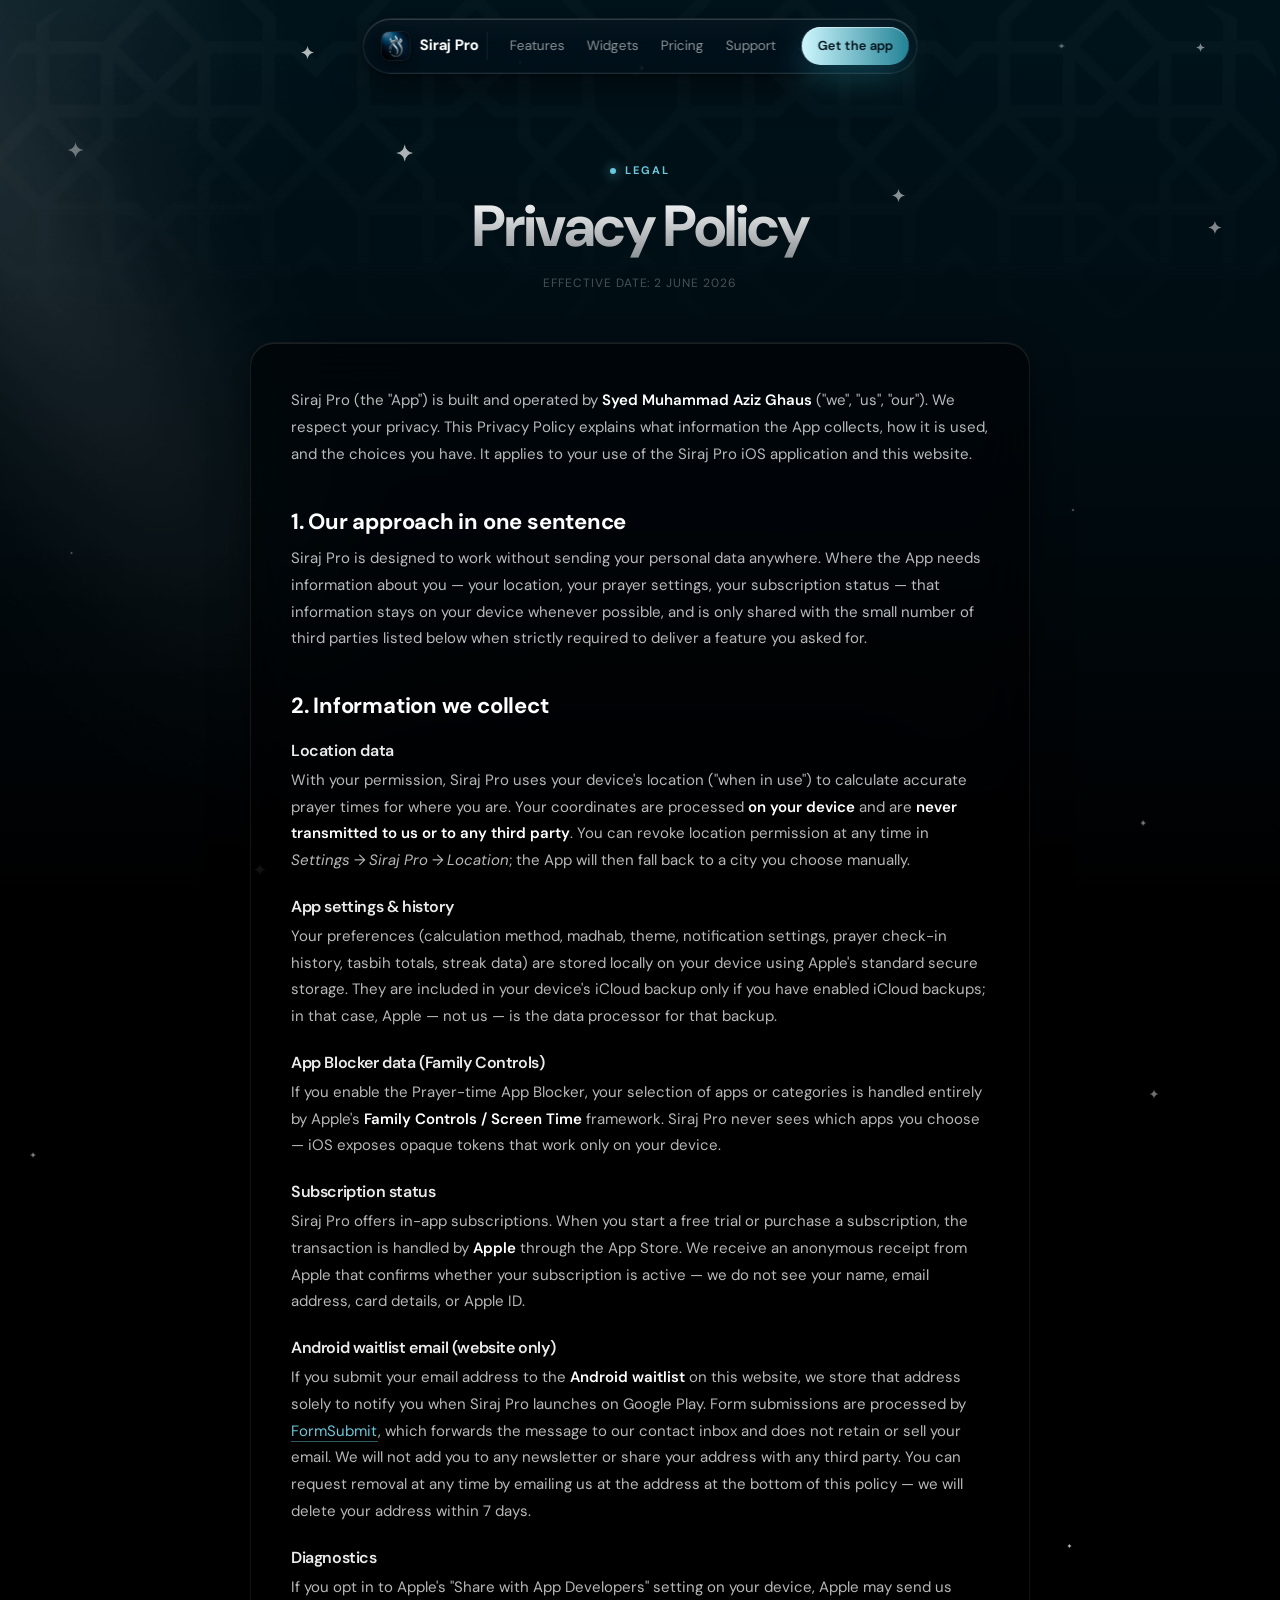
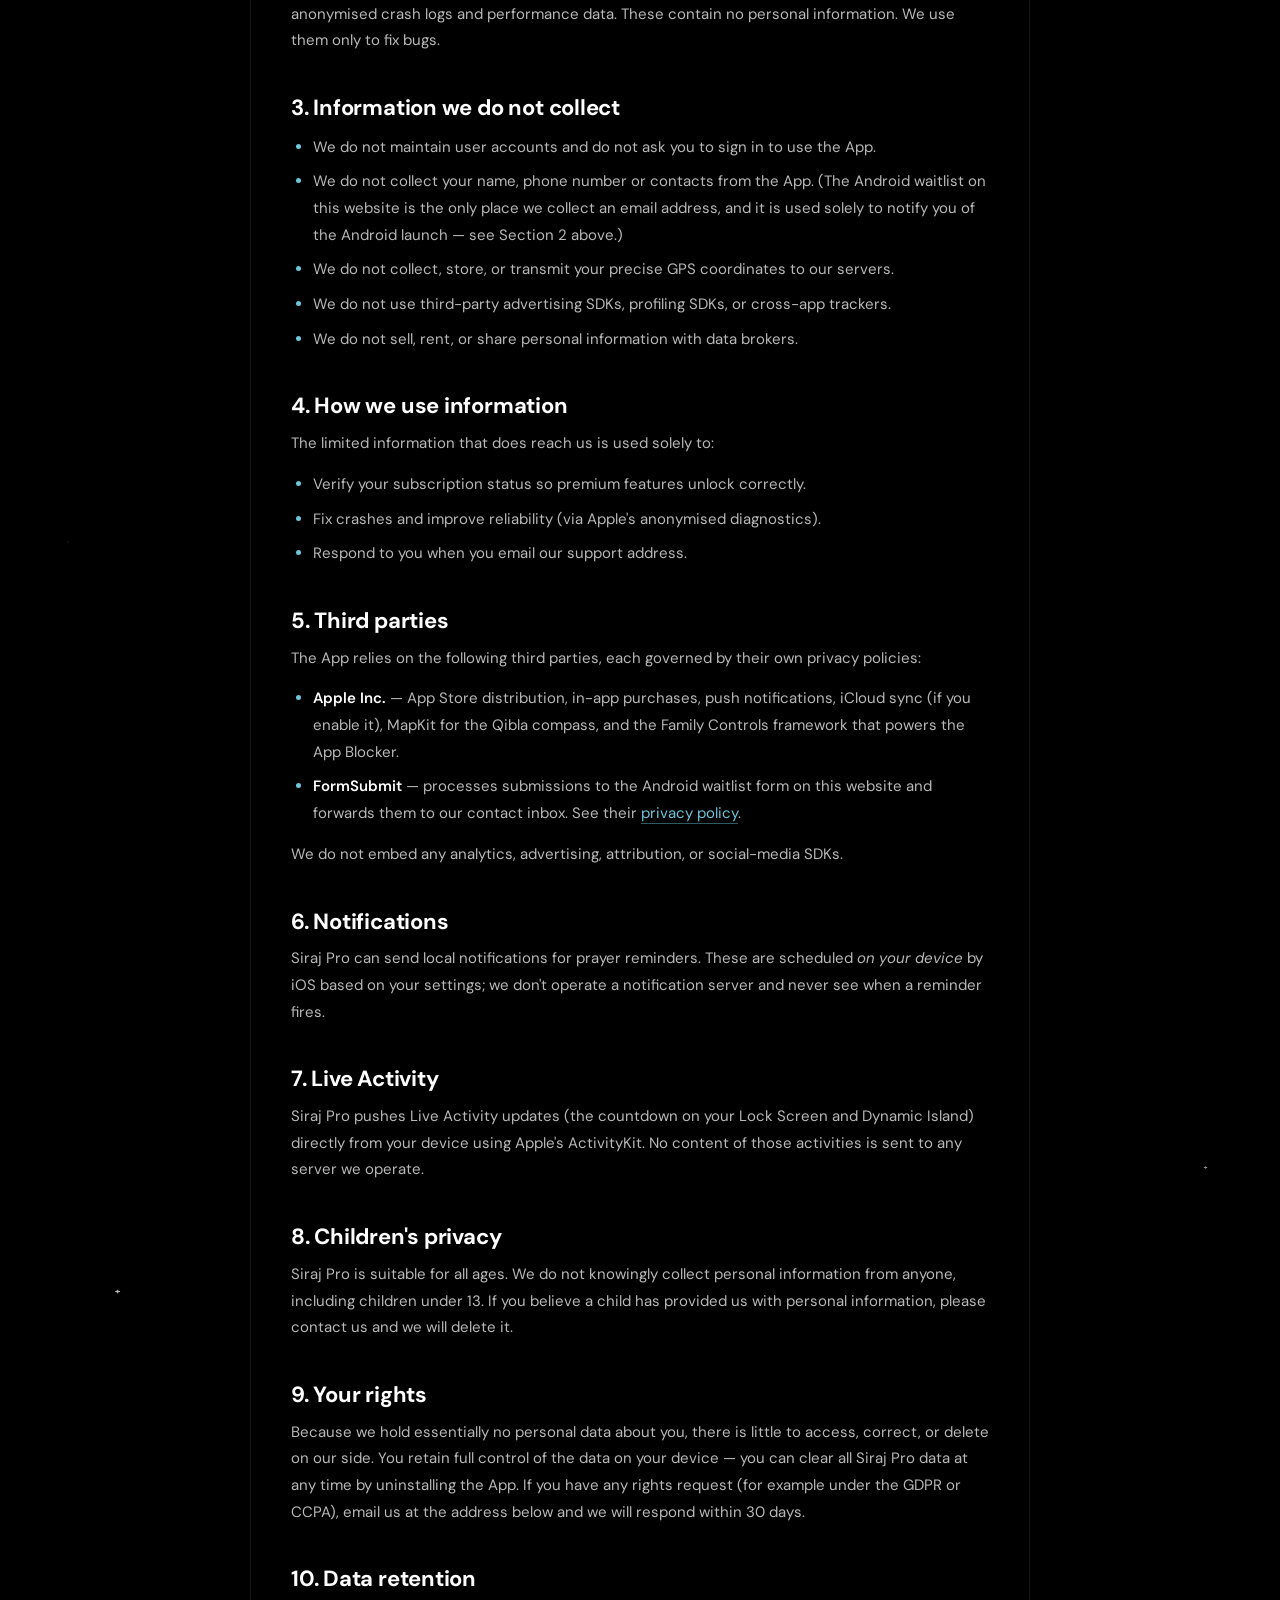
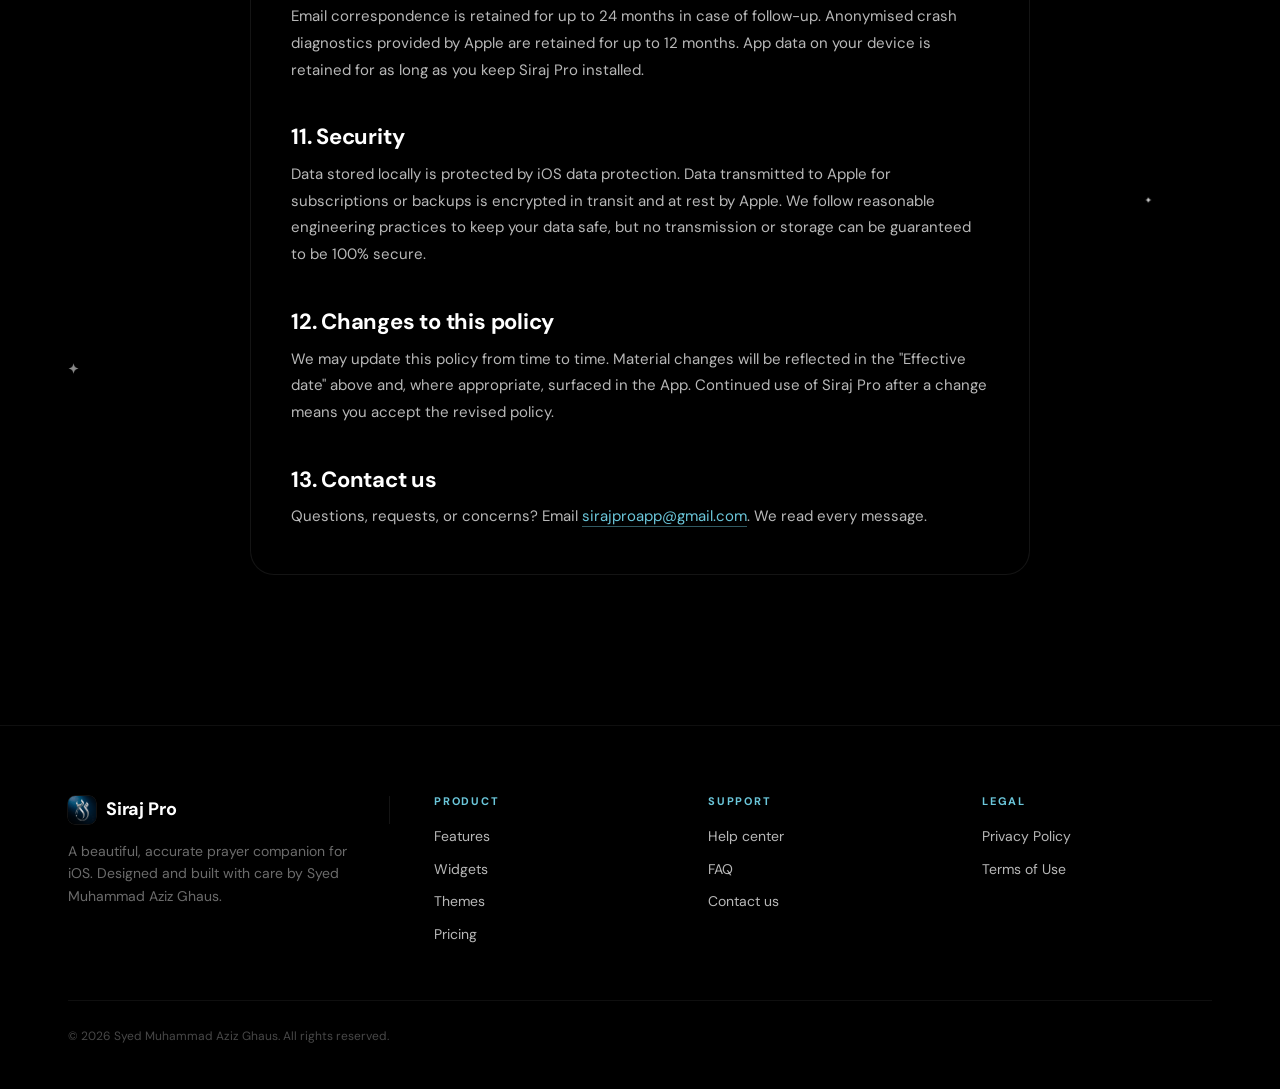
<file: privacy.html>
<!doctype html>
<html lang="en">
<head>
<meta charset="utf-8">
<meta name="viewport" content="width=device-width, initial-scale=1, viewport-fit=cover">
<title>Privacy Policy — Siraj Pro</title>
<meta name="description" content="How Siraj Pro handles your data. Location stays on device. We don't sell, share, or track.">
<meta name="theme-color" content="#00131B">
<link rel="icon" type="image/png" href="assets/SirajProLogo.png">
<link rel="preconnect" href="https://fonts.googleapis.com">
<link rel="preconnect" href="https://fonts.gstatic.com" crossorigin>
<link href="https://fonts.googleapis.com/css2?family=DM+Sans:opsz,wght@9..40,400;9..40,500;9..40,600;9..40,700;9..40,800&family=Cormorant+Garamond:wght@300;400;500&display=swap" rel="stylesheet">
<link rel="stylesheet" href="styles.css">
</head>
<body>

<div class="bg-root"></div>
<div class="bg-pattern"></div>
<div class="bg-ray"><img src="assets/LightRay.png" alt=""></div>
<div class="glare-field" aria-hidden="true"></div>

<header class="nav">
  <div class="container nav-inner">
    <a href="index.html" class="brand">
      <img src="assets/SirajProLogo.png" alt="">
      <span>Siraj Pro</span>
    </a>
    <nav class="nav-links">
      <a href="index.html#features">Features</a>
      <a href="index.html#widgets">Widgets</a>
      <a href="index.html#pricing">Pricing</a>
      <a href="support.html">Support</a>
      <a class="btn btn-primary nav-cta" href="index.html#download">Get the app</a>
    </nav>
    <button class="nav-toggle" aria-label="Toggle menu">
      <svg viewBox="0 0 24 24" fill="none" stroke="currentColor" stroke-width="1.8">
        <path d="M4 7h16M4 12h16M4 17h16" stroke-linecap="round"/>
      </svg>
    </button>
  </div>
</header>

<section class="legal">
  <div class="container">
    <div class="legal-head reveal">
      <span class="eyebrow">Legal</span>
      <h1 class="title-fade" style="margin-top:14px;">Privacy Policy</h1>
      <div class="meta">Effective date: 2 June 2026</div>
    </div>

    <article class="legal-body glass reveal">
      <p>
        Siraj Pro (the "App") is built and operated by <strong>Syed Muhammad Aziz Ghaus</strong> ("we", "us", "our").
        We respect your privacy. This Privacy Policy explains what information the App collects,
        how it is used, and the choices you have. It applies to your use of the Siraj Pro iOS application
        and this website.
      </p>

      <h2>1. Our approach in one sentence</h2>
      <p>
        Siraj Pro is designed to work without sending your personal data anywhere.
        Where the App needs information about you — your location, your prayer settings, your subscription
        status — that information stays on your device whenever possible, and is only shared with the small
        number of third parties listed below when strictly required to deliver a feature you asked for.
      </p>

      <h2>2. Information we collect</h2>

      <h3>Location data</h3>
      <p>
        With your permission, Siraj Pro uses your device's location ("when in use") to calculate
        accurate prayer times for where you are. Your coordinates are processed <strong>on your device</strong>
        and are <strong>never transmitted to us or to any third party</strong>. You can revoke location
        permission at any time in <em>Settings → Siraj Pro → Location</em>; the App will then fall back
        to a city you choose manually.
      </p>

      <h3>App settings & history</h3>
      <p>
        Your preferences (calculation method, madhab, theme, notification settings, prayer check-in history,
        tasbih totals, streak data) are stored locally on your device using Apple's standard secure storage.
        They are included in your device's iCloud backup only if you have enabled iCloud backups; in that
        case, Apple — not us — is the data processor for that backup.
      </p>

      <h3>App Blocker data (Family Controls)</h3>
      <p>
        If you enable the Prayer-time App Blocker, your selection of apps or categories is handled
        entirely by Apple's <strong>Family Controls / Screen Time</strong> framework. Siraj Pro never sees
        which apps you choose — iOS exposes opaque tokens that work only on your device.
      </p>

      <h3>Subscription status</h3>
      <p>
        Siraj Pro offers in-app subscriptions. When you start a free trial or purchase a subscription,
        the transaction is handled by <strong>Apple</strong> through the App Store. We receive an anonymous
        receipt from Apple that confirms whether your subscription is active — we do not see your name,
        email address, card details, or Apple ID.
      </p>

      <h3>Android waitlist email (website only)</h3>
      <p>
        If you submit your email address to the <strong>Android waitlist</strong> on this website,
        we store that address solely to notify you when Siraj Pro launches on Google Play. Form
        submissions are processed by <a href="https://formsubmit.co" target="_blank" rel="noopener">FormSubmit</a>,
        which forwards the message to our contact inbox and does not retain or sell your email. We
        will not add you to any newsletter or share your address with any third party. You can
        request removal at any time by emailing us at the address at the bottom of this policy —
        we will delete your address within 7 days.
      </p>

      <h3>Diagnostics</h3>
      <p>
        If you opt in to Apple's "Share with App Developers" setting on your device, Apple may send us
        anonymised crash logs and performance data. These contain no personal information. We use them
        only to fix bugs.
      </p>

      <h2>3. Information we do not collect</h2>
      <ul>
        <li>We do not maintain user accounts and do not ask you to sign in to use the App.</li>
        <li>We do not collect your name, phone number or contacts from the App. (The Android waitlist on this website is the only place we collect an email address, and it is used solely to notify you of the Android launch — see Section 2 above.)</li>
        <li>We do not collect, store, or transmit your precise GPS coordinates to our servers.</li>
        <li>We do not use third-party advertising SDKs, profiling SDKs, or cross-app trackers.</li>
        <li>We do not sell, rent, or share personal information with data brokers.</li>
      </ul>

      <h2>4. How we use information</h2>
      <p>The limited information that does reach us is used solely to:</p>
      <ul>
        <li>Verify your subscription status so premium features unlock correctly.</li>
        <li>Fix crashes and improve reliability (via Apple's anonymised diagnostics).</li>
        <li>Respond to you when you email our support address.</li>
      </ul>

      <h2>5. Third parties</h2>
      <p>The App relies on the following third parties, each governed by their own privacy policies:</p>
      <ul>
        <li><strong>Apple Inc.</strong> — App Store distribution, in-app purchases, push notifications, iCloud sync (if you enable it), MapKit for the Qibla compass, and the Family Controls framework that powers the App Blocker.</li>
        <li><strong>FormSubmit</strong> — processes submissions to the Android waitlist form on this website and forwards them to our contact inbox. See their <a href="https://formsubmit.co/privacy-policy" target="_blank" rel="noopener">privacy policy</a>.</li>
      </ul>
      <p>We do not embed any analytics, advertising, attribution, or social-media SDKs.</p>

      <h2>6. Notifications</h2>
      <p>
        Siraj Pro can send local notifications for prayer reminders. These are scheduled <em>on your
        device</em> by iOS based on your settings; we don't operate a notification server and never
        see when a reminder fires.
      </p>

      <h2>7. Live Activity</h2>
      <p>
        Siraj Pro pushes Live Activity updates (the countdown on your Lock Screen and Dynamic Island)
        directly from your device using Apple's ActivityKit. No content of those activities is sent
        to any server we operate.
      </p>

      <h2>8. Children's privacy</h2>
      <p>
        Siraj Pro is suitable for all ages. We do not knowingly collect personal information from anyone,
        including children under 13. If you believe a child has provided us with personal information,
        please contact us and we will delete it.
      </p>

      <h2>9. Your rights</h2>
      <p>
        Because we hold essentially no personal data about you, there is little to access, correct, or
        delete on our side. You retain full control of the data on your device — you can clear all
        Siraj Pro data at any time by uninstalling the App. If you have any rights request (for example
        under the GDPR or CCPA), email us at the address below and we will respond within 30 days.
      </p>

      <h2>10. Data retention</h2>
      <p>
        Email correspondence is retained for up to 24 months in case of follow-up. Anonymised crash
        diagnostics provided by Apple are retained for up to 12 months. App data on your device is
        retained for as long as you keep Siraj Pro installed.
      </p>

      <h2>11. Security</h2>
      <p>
        Data stored locally is protected by iOS data protection. Data transmitted to Apple for
        subscriptions or backups is encrypted in transit and at rest by Apple. We follow reasonable
        engineering practices to keep your data safe, but no transmission or storage can be guaranteed
        to be 100% secure.
      </p>

      <h2>12. Changes to this policy</h2>
      <p>
        We may update this policy from time to time. Material changes will be reflected in the
        "Effective date" above and, where appropriate, surfaced in the App. Continued use of Siraj Pro
        after a change means you accept the revised policy.
      </p>

      <h2>13. Contact us</h2>
      <p>
        Questions, requests, or concerns? Email
        <a href="mailto:sirajproapp@gmail.com">sirajproapp@gmail.com</a>. We read every message.
      </p>
    </article>
  </div>
</section>

<footer class="footer">
  <div class="container">
    <div class="footer-grid">
      <div class="footer-brand">
        <div class="brand">
          <img src="assets/SirajProLogo.png" alt="">
          <span>Siraj Pro</span>
        </div>
        <p>A beautiful, accurate prayer companion for iOS. Designed and built with care by Syed Muhammad Aziz Ghaus.</p>
      </div>
      <div>
        <h4>Product</h4>
        <ul>
          <li><a href="index.html#features">Features</a></li>
          <li><a href="index.html#widgets">Widgets</a></li>
          <li><a href="index.html#themes">Themes</a></li>
          <li><a href="index.html#pricing">Pricing</a></li>
        </ul>
      </div>
      <div>
        <h4>Support</h4>
        <ul>
          <li><a href="support.html">Help center</a></li>
          <li><a href="support.html#faq">FAQ</a></li>
          <li><a href="mailto:sirajproapp@gmail.com">Contact us</a></li>
        </ul>
      </div>
      <div>
        <h4>Legal</h4>
        <ul>
          <li><a href="privacy.html">Privacy Policy</a></li>
          <li><a href="terms.html">Terms of Use</a></li>
        </ul>
      </div>
    </div>
    <div class="footer-bottom">
      <span>© <span data-year>2026</span> Syed Muhammad Aziz Ghaus. All rights reserved.</span>
    </div>
  </div>
</footer>

<script src="script.js"></script>
</body>
</html>
</file>
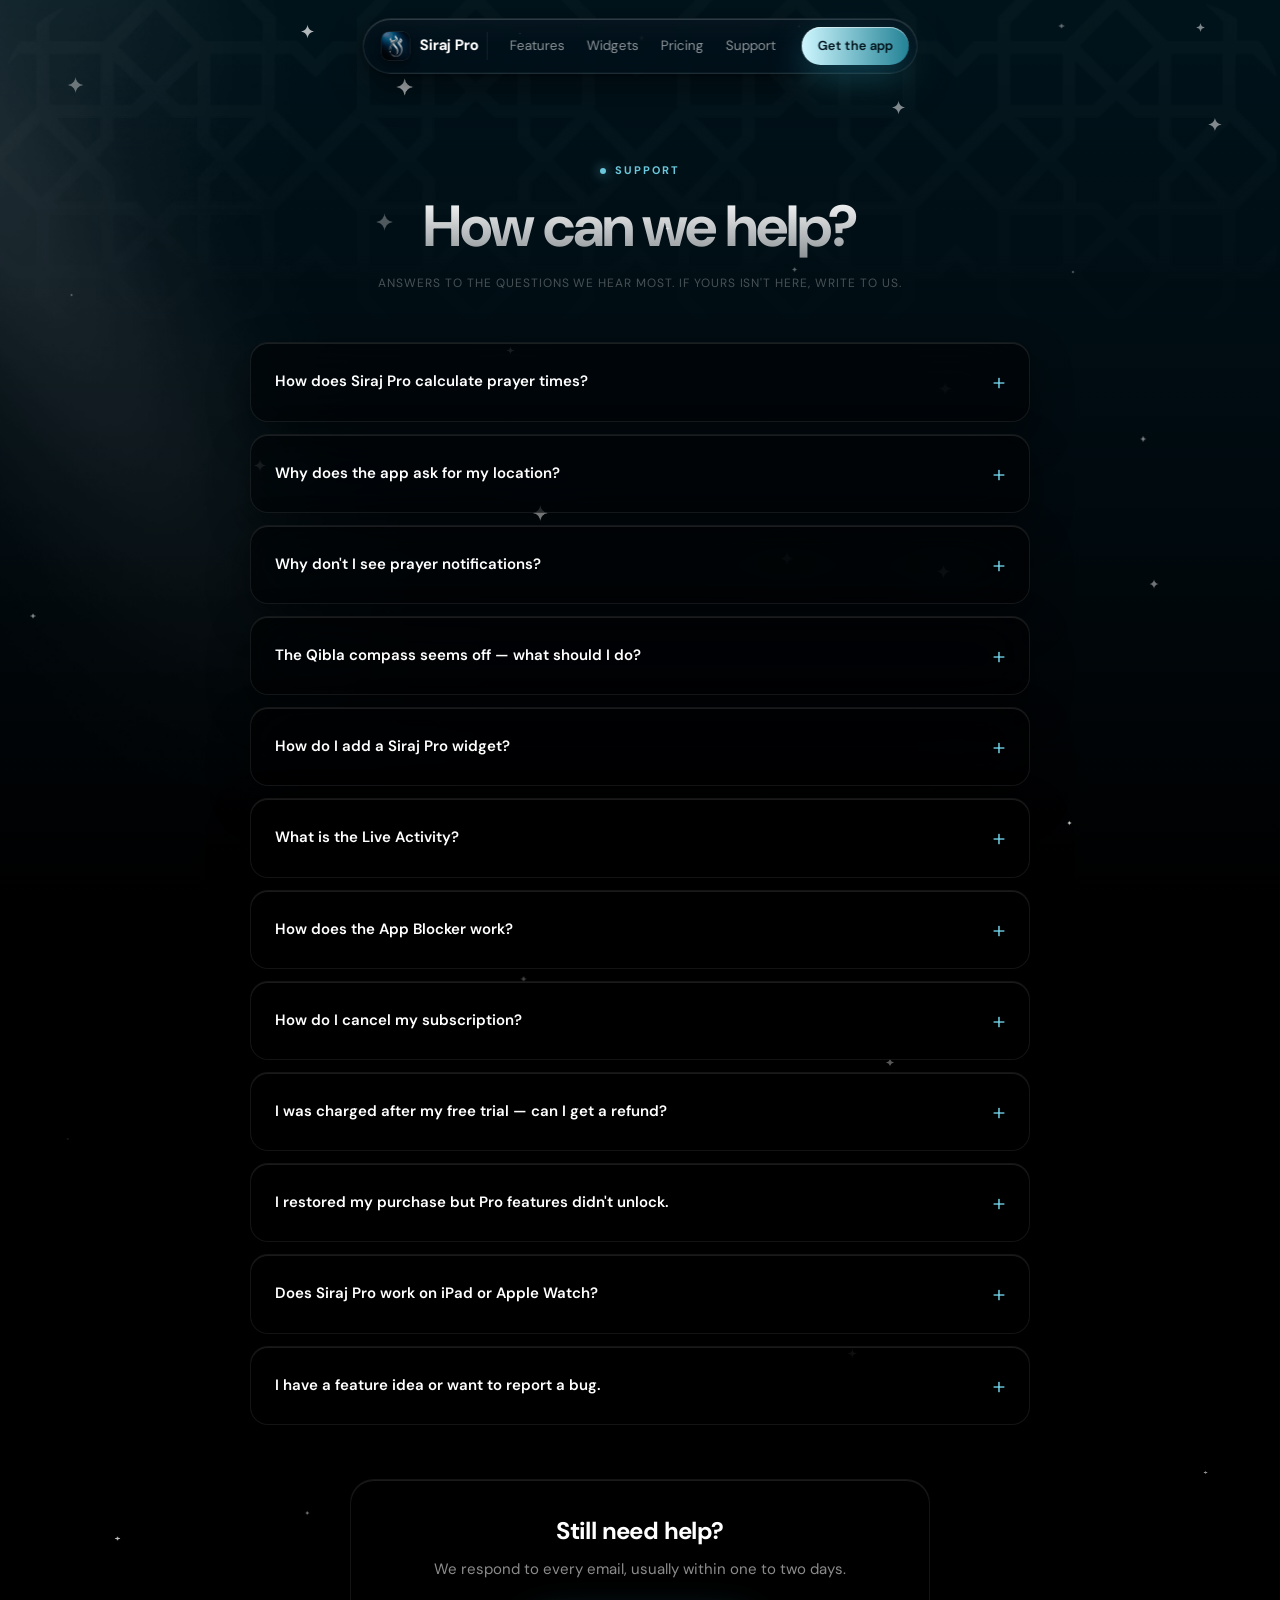
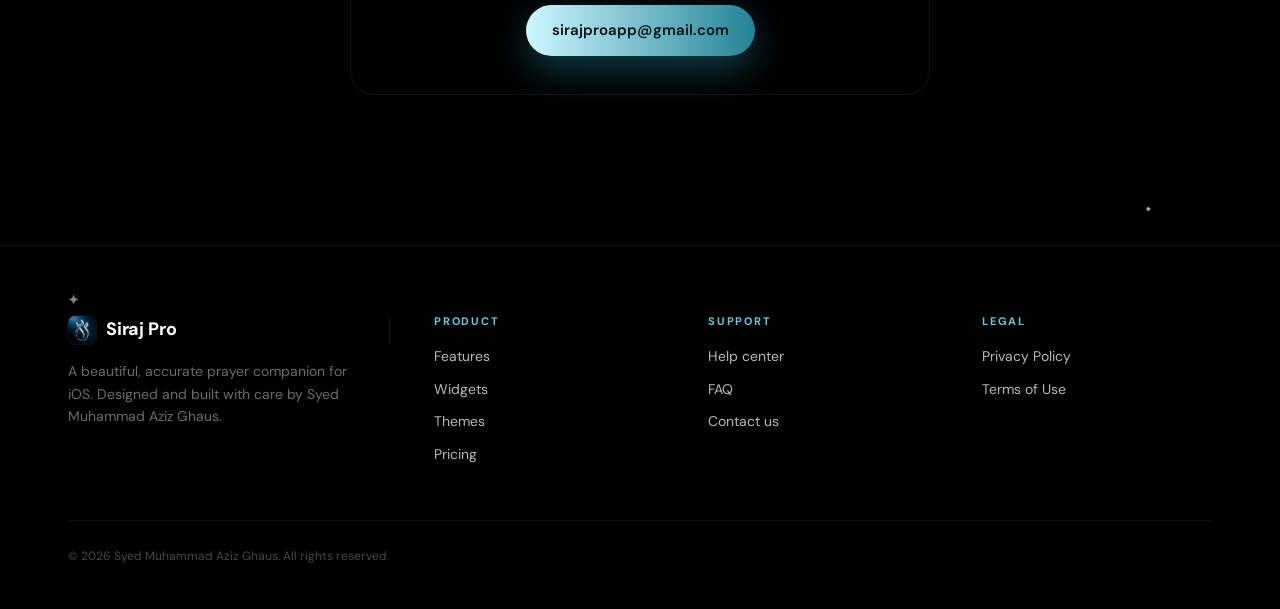
<file: support.html>
<!doctype html>
<html lang="en">
<head>
<meta charset="utf-8">
<meta name="viewport" content="width=device-width, initial-scale=1, viewport-fit=cover">
<title>Support — Siraj Pro</title>
<meta name="description" content="Help, FAQs, and contact for Siraj Pro — the iOS prayer times app.">
<meta name="theme-color" content="#00131B">
<link rel="icon" type="image/png" href="assets/SirajProLogo.png">
<link rel="preconnect" href="https://fonts.googleapis.com">
<link rel="preconnect" href="https://fonts.gstatic.com" crossorigin>
<link href="https://fonts.googleapis.com/css2?family=DM+Sans:opsz,wght@9..40,400;9..40,500;9..40,600;9..40,700;9..40,800&family=Cormorant+Garamond:wght@300;400;500&display=swap" rel="stylesheet">
<link rel="stylesheet" href="styles.css">
</head>
<body>

<div class="bg-root"></div>
<div class="bg-pattern"></div>
<div class="bg-ray"><img src="assets/LightRay.png" alt=""></div>
<div class="glare-field" aria-hidden="true"></div>

<header class="nav">
  <div class="container nav-inner">
    <a href="index.html" class="brand">
      <img src="assets/SirajProLogo.png" alt="">
      <span>Siraj Pro</span>
    </a>
    <nav class="nav-links">
      <a href="index.html#features">Features</a>
      <a href="index.html#widgets">Widgets</a>
      <a href="index.html#pricing">Pricing</a>
      <a href="support.html">Support</a>
      <a class="btn btn-primary nav-cta" href="index.html#download">Get the app</a>
    </nav>
    <button class="nav-toggle" aria-label="Toggle menu">
      <svg viewBox="0 0 24 24" fill="none" stroke="currentColor" stroke-width="1.8">
        <path d="M4 7h16M4 12h16M4 17h16" stroke-linecap="round"/>
      </svg>
    </button>
  </div>
</header>

<section class="legal" id="faq">
  <div class="container">
    <div class="legal-head reveal">
      <span class="eyebrow">Support</span>
      <h1 class="title-fade" style="margin-top:14px;">How can we help?</h1>
      <div class="meta">Answers to the questions we hear most. If yours isn't here, write to us.</div>
    </div>

    <div class="faq reveal">

      <details class="glass">
        <summary>How does Siraj Pro calculate prayer times?</summary>
        <p>
          Siraj Pro uses well-established astronomical algorithms based on your device's location
          and clock. By default we use the <strong>Muslim World League</strong> method, with optional
          ISNA, Egyptian General Authority, Umm al-Qura (Saudi Arabia), and University of Islamic
          Sciences Karachi methods. You can also pick your madhab (Shafi'i / Hanafi) which adjusts
          the Asr calculation.
        </p>
      </details>

      <details class="glass">
        <summary>Why does the app ask for my location?</summary>
        <p>
          Accurate prayer times depend on your exact position on Earth. Siraj Pro requests "while
          using" location permission so it can compute times for where you are. Your coordinates
          stay <strong>entirely on your device</strong> — we do not transmit them anywhere. If you
          prefer, you can deny the permission and pick a city manually.
        </p>
      </details>

      <details class="glass">
        <summary>Why don't I see prayer notifications?</summary>
        <p>A few things to check:</p>
        <ul>
          <li>Open <em>Settings → Notifications → Siraj Pro</em> and confirm notifications are allowed.</li>
          <li>Make sure your Focus / Do Not Disturb mode isn't filtering Siraj Pro.</li>
          <li>Open Siraj Pro at least once a day so iOS keeps refreshing its scheduled notifications.</li>
          <li>If the Adhan sound is silent, check that system volume is up and that you've chosen a sound in <em>More → Notifications</em> inside the app.</li>
        </ul>
      </details>

      <details class="glass">
        <summary>The Qibla compass seems off — what should I do?</summary>
        <p>
          Compass accuracy depends on your device's magnetometer. To recalibrate, open the iOS
          Compass app and follow the on-screen calibration motion (figure-8 wave). Stay away from
          large metal objects, magnets, and laptops. Siraj Pro will gently tap your phone when
          you're correctly aligned.
        </p>
      </details>

      <details class="glass">
        <summary>How do I add a Siraj Pro widget?</summary>
        <p>
          Long-press an empty area of your iOS home screen until the icons jiggle, tap the
          <strong>+</strong> in the top-left, search for <em>Siraj Pro</em>, and choose Small,
          Medium or Large. Change the widget theme any time from <em>More → Themes</em> inside
          the app — the new look applies instantly.
        </p>
      </details>

      <details class="glass">
        <summary>What is the Live Activity?</summary>
        <p>
          Live Activity is a glanceable countdown to your next prayer that appears on the Lock
          Screen and in the Dynamic Island on supported iPhones. It updates automatically and goes
          away once the prayer time passes. Live Activity is a Siraj Pro premium feature.
        </p>
      </details>

      <details class="glass">
        <summary>How does the App Blocker work?</summary>
        <p>
          The App Blocker uses Apple's official Screen Time / Family Controls framework to softly
          restrict the apps you select around prayer windows. The restriction is lifted the moment
          you tap "I have prayed". Because Siraj Pro uses Apple's framework, you must grant Screen
          Time permission on first use — we never see what you have on your device.
        </p>
      </details>

      <details class="glass">
        <summary>How do I cancel my subscription?</summary>
        <p>
          All subscriptions are managed by Apple. Open
          <em>Settings → [your name] → Subscriptions → Siraj Pro</em>, then tap
          <strong>Cancel Subscription</strong>. Your premium features remain active until the end
          of the current billing period. Uninstalling the app does not cancel the subscription.
        </p>
      </details>

      <details class="glass">
        <summary>I was charged after my free trial — can I get a refund?</summary>
        <p>
          All payments are processed by Apple, so refund requests go through Apple as well.
          Visit <a href="https://reportaproblem.apple.com" target="_blank" rel="noopener" style="color:var(--accent);border-bottom:0.5px solid rgba(107,199,219,.45);">reportaproblem.apple.com</a>,
          sign in with the Apple ID you used to subscribe, find Siraj Pro in the list and request a
          refund. We're happy to write to Apple in support of your request — email us the date and
          we'll vouch for you.
        </p>
      </details>

      <details class="glass">
        <summary>I restored my purchase but Pro features didn't unlock.</summary>
        <p>
          Open Siraj Pro, go to <em>More → Restore Purchases</em>. Make sure you're signed in to
          the same Apple ID that originally purchased the subscription. If the issue persists,
          email us your receipt (Apple emails you one for every renewal) and we'll fix it.
        </p>
      </details>

      <details class="glass">
        <summary>Does Siraj Pro work on iPad or Apple Watch?</summary>
        <p>
          Siraj Pro is currently designed for iPhone, and runs on iPad in iPhone compatibility mode.
          A native iPad layout and Apple Watch complications are on the roadmap.
        </p>
      </details>

      <details class="glass">
        <summary>I have a feature idea or want to report a bug.</summary>
        <p>
          We'd love to hear it. Email
          <a href="mailto:sirajproapp@gmail.com" style="color:var(--accent);border-bottom:0.5px solid rgba(107,199,219,.45);">sirajproapp@gmail.com</a> and include your
          iPhone model, iOS version, and a screenshot or description of what happened. Every
          message reaches us directly — there's no support team to route through.
        </p>
      </details>

    </div>

    <div class="contact-card glass reveal" style="margin-top:54px;">
      <h3>Still need help?</h3>
      <p>We respond to every email, usually within one to two days.</p>
      <a class="email" href="mailto:sirajproapp@gmail.com">sirajproapp@gmail.com</a>
    </div>

  </div>
</section>

<footer class="footer">
  <div class="container">
    <div class="footer-grid">
      <div class="footer-brand">
        <div class="brand">
          <img src="assets/SirajProLogo.png" alt="">
          <span>Siraj Pro</span>
        </div>
        <p>A beautiful, accurate prayer companion for iOS. Designed and built with care by Syed Muhammad Aziz Ghaus.</p>
      </div>
      <div>
        <h4>Product</h4>
        <ul>
          <li><a href="index.html#features">Features</a></li>
          <li><a href="index.html#widgets">Widgets</a></li>
          <li><a href="index.html#themes">Themes</a></li>
          <li><a href="index.html#pricing">Pricing</a></li>
        </ul>
      </div>
      <div>
        <h4>Support</h4>
        <ul>
          <li><a href="support.html">Help center</a></li>
          <li><a href="support.html#faq">FAQ</a></li>
          <li><a href="mailto:sirajproapp@gmail.com">Contact us</a></li>
        </ul>
      </div>
      <div>
        <h4>Legal</h4>
        <ul>
          <li><a href="privacy.html">Privacy Policy</a></li>
          <li><a href="terms.html">Terms of Use</a></li>
        </ul>
      </div>
    </div>
    <div class="footer-bottom">
      <span>© <span data-year>2026</span> Syed Muhammad Aziz Ghaus. All rights reserved.</span>
    </div>
  </div>
</footer>

<script src="script.js"></script>
</body>
</html>
</file>
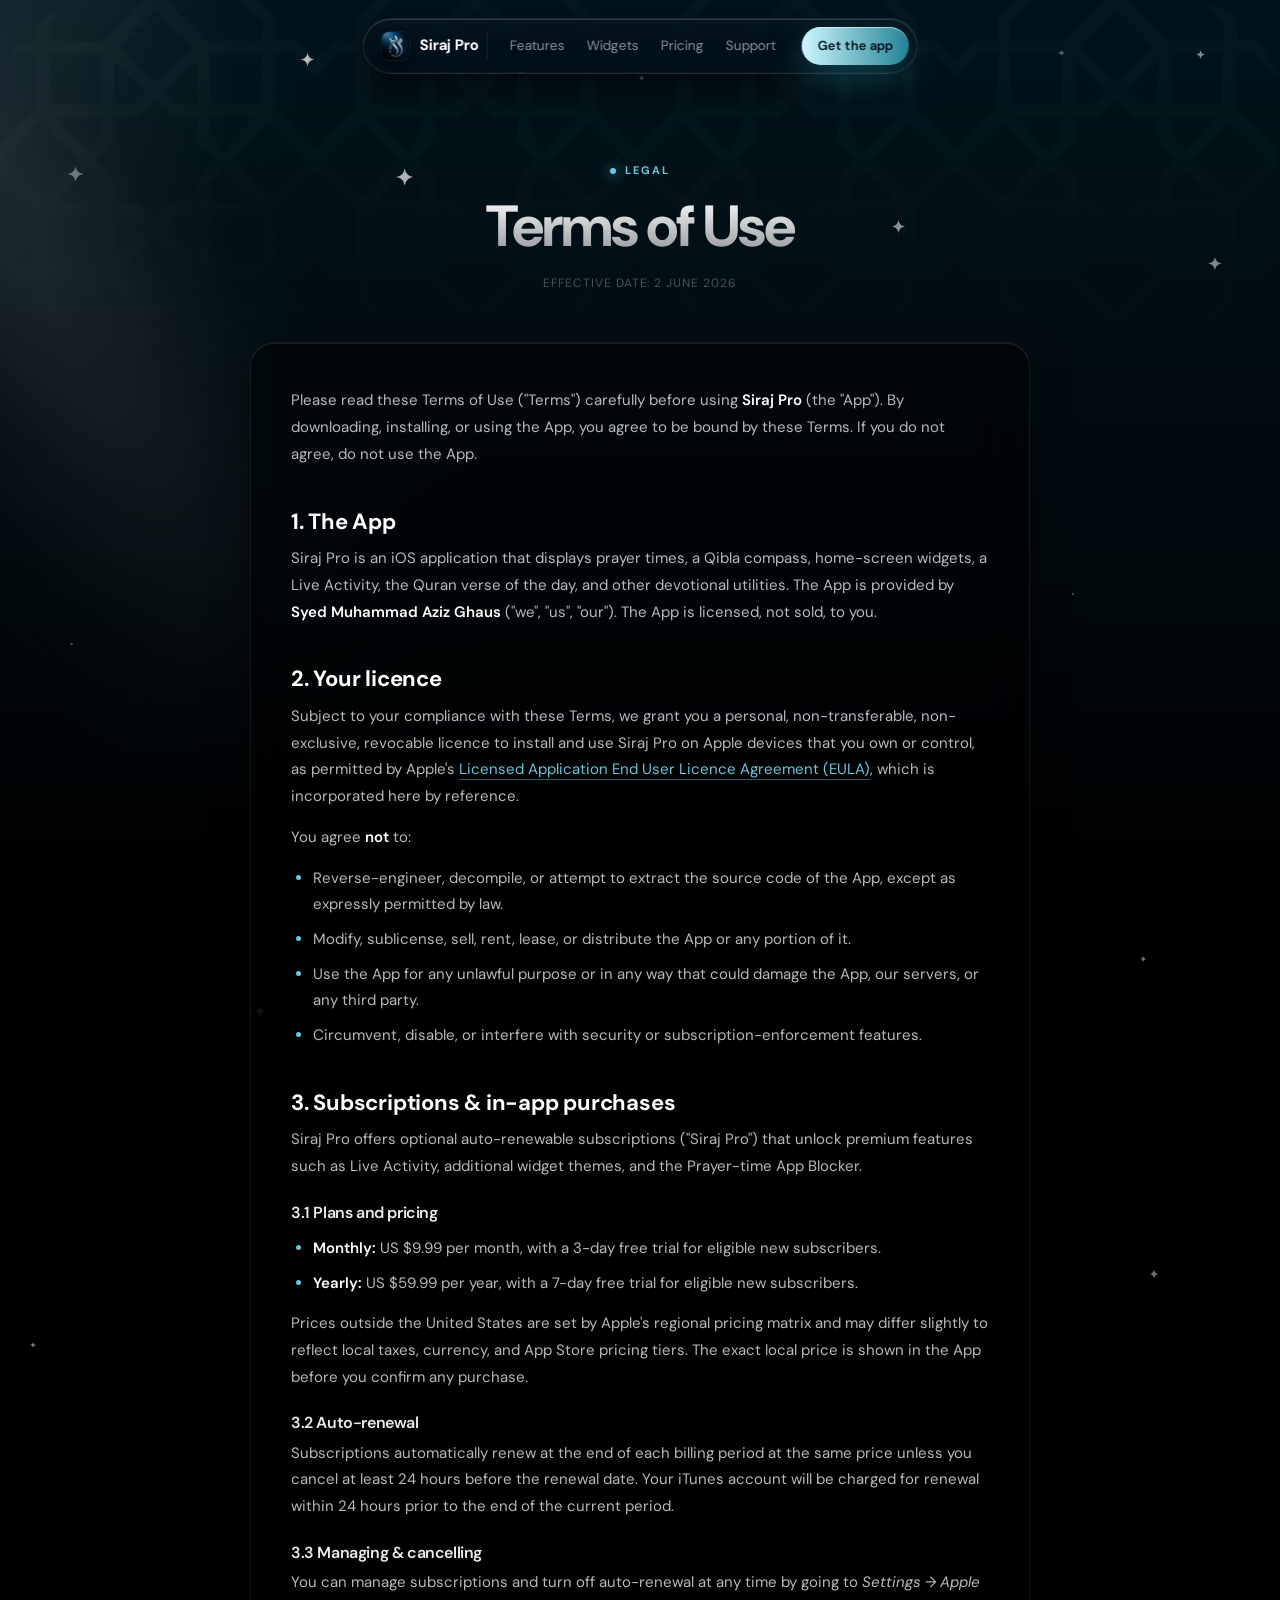
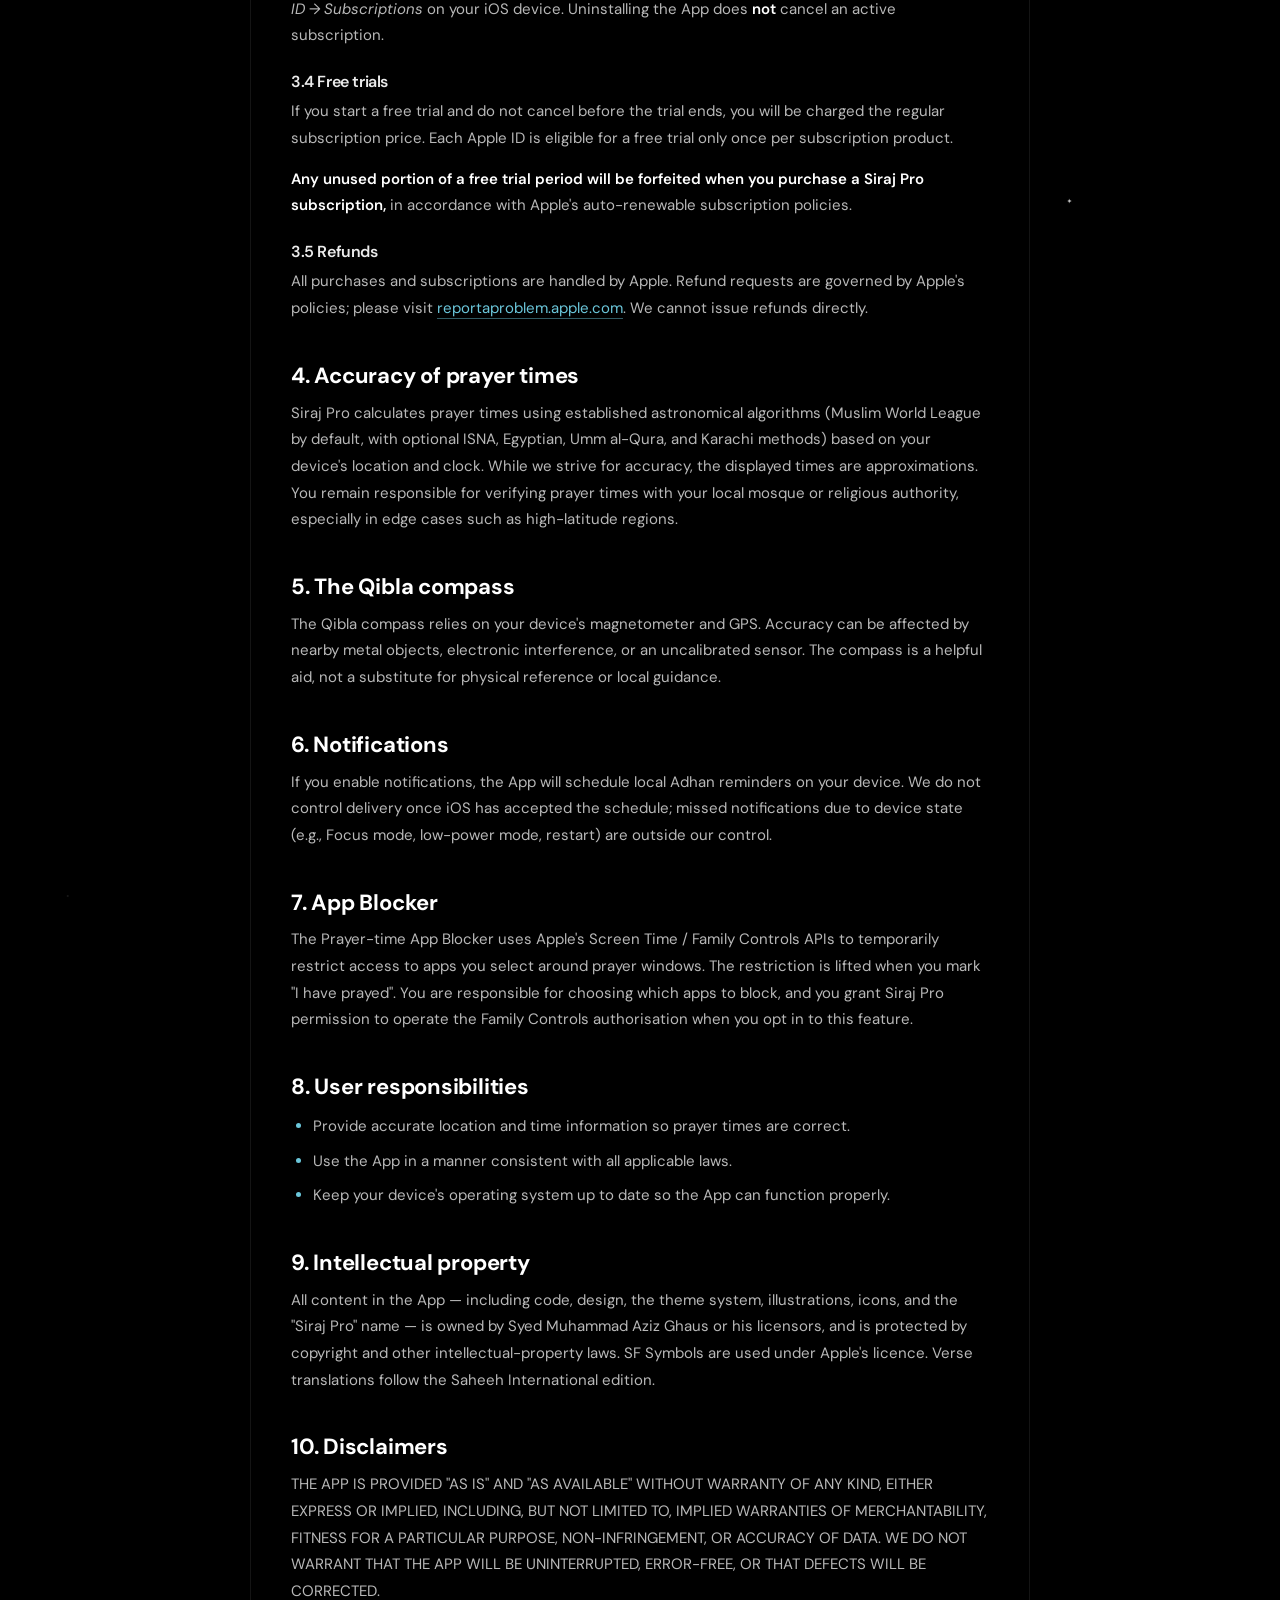
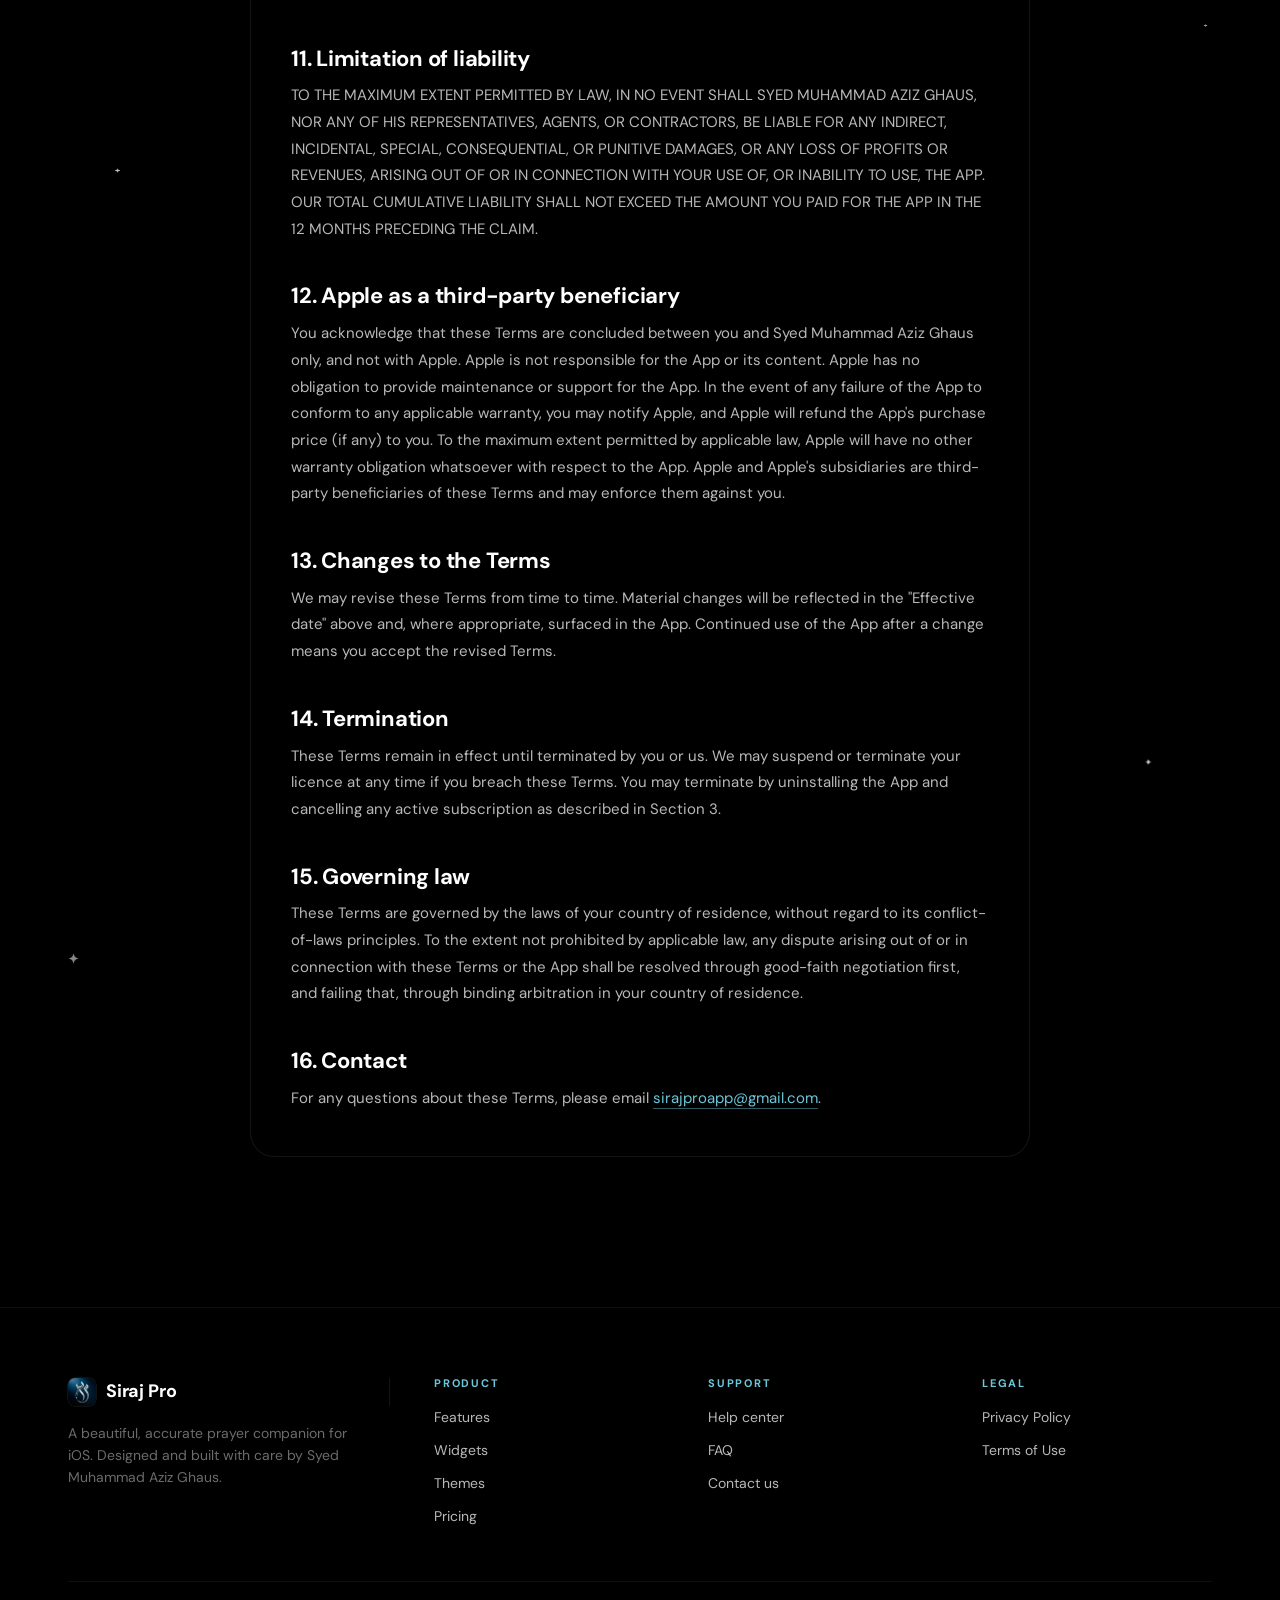
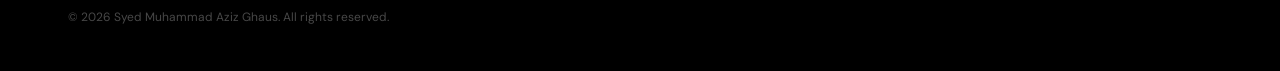
<file: terms.html>
<!doctype html>
<html lang="en">
<head>
<meta charset="utf-8">
<meta name="viewport" content="width=device-width, initial-scale=1, viewport-fit=cover">
<title>Terms of Use — Siraj Pro</title>
<meta name="description" content="The terms that govern your use of Siraj Pro, including subscription terms and Apple's standard EULA.">
<meta name="theme-color" content="#00131B">
<link rel="icon" type="image/png" href="assets/SirajProLogo.png">
<link rel="preconnect" href="https://fonts.googleapis.com">
<link rel="preconnect" href="https://fonts.gstatic.com" crossorigin>
<link href="https://fonts.googleapis.com/css2?family=DM+Sans:opsz,wght@9..40,400;9..40,500;9..40,600;9..40,700;9..40,800&family=Cormorant+Garamond:wght@300;400;500&display=swap" rel="stylesheet">
<link rel="stylesheet" href="styles.css">
</head>
<body>

<div class="bg-root"></div>
<div class="bg-pattern"></div>
<div class="bg-ray"><img src="assets/LightRay.png" alt=""></div>
<div class="glare-field" aria-hidden="true"></div>

<header class="nav">
  <div class="container nav-inner">
    <a href="index.html" class="brand">
      <img src="assets/SirajProLogo.png" alt="">
      <span>Siraj Pro</span>
    </a>
    <nav class="nav-links">
      <a href="index.html#features">Features</a>
      <a href="index.html#widgets">Widgets</a>
      <a href="index.html#pricing">Pricing</a>
      <a href="support.html">Support</a>
      <a class="btn btn-primary nav-cta" href="index.html#download">Get the app</a>
    </nav>
    <button class="nav-toggle" aria-label="Toggle menu">
      <svg viewBox="0 0 24 24" fill="none" stroke="currentColor" stroke-width="1.8">
        <path d="M4 7h16M4 12h16M4 17h16" stroke-linecap="round"/>
      </svg>
    </button>
  </div>
</header>

<section class="legal">
  <div class="container">
    <div class="legal-head reveal">
      <span class="eyebrow">Legal</span>
      <h1 class="title-fade" style="margin-top:14px;">Terms of Use</h1>
      <div class="meta">Effective date: 2 June 2026</div>
    </div>

    <article class="legal-body glass reveal">
      <p>
        Please read these Terms of Use ("Terms") carefully before using <strong>Siraj Pro</strong>
        (the "App"). By downloading, installing, or using the App, you agree to be bound by these
        Terms. If you do not agree, do not use the App.
      </p>

      <h2>1. The App</h2>
      <p>
        Siraj Pro is an iOS application that displays prayer times, a Qibla compass, home-screen
        widgets, a Live Activity, the Quran verse of the day, and other devotional utilities. The App
        is provided by <strong>Syed Muhammad Aziz Ghaus</strong> ("we", "us", "our"). The App is licensed, not sold, to you.
      </p>

      <h2>2. Your licence</h2>
      <p>
        Subject to your compliance with these Terms, we grant you a personal, non-transferable,
        non-exclusive, revocable licence to install and use Siraj Pro on Apple devices that you own
        or control, as permitted by Apple's <a href="https://www.apple.com/legal/internet-services/itunes/dev/stdeula/" target="_blank" rel="noopener">Licensed Application End User Licence Agreement (EULA)</a>,
        which is incorporated here by reference.
      </p>
      <p>You agree <strong>not</strong> to:</p>
      <ul>
        <li>Reverse-engineer, decompile, or attempt to extract the source code of the App, except as expressly permitted by law.</li>
        <li>Modify, sublicense, sell, rent, lease, or distribute the App or any portion of it.</li>
        <li>Use the App for any unlawful purpose or in any way that could damage the App, our servers, or any third party.</li>
        <li>Circumvent, disable, or interfere with security or subscription-enforcement features.</li>
      </ul>

      <h2>3. Subscriptions & in-app purchases</h2>
      <p>
        Siraj Pro offers optional auto-renewable subscriptions ("Siraj Pro") that unlock premium
        features such as Live Activity, additional widget themes, and the Prayer-time App Blocker.
      </p>

      <h3>3.1 Plans and pricing</h3>
      <ul>
        <li><strong>Monthly:</strong> US $9.99 per month, with a 3-day free trial for eligible new subscribers.</li>
        <li><strong>Yearly:</strong> US $59.99 per year, with a 7-day free trial for eligible new subscribers.</li>
      </ul>
      <p>
        Prices outside the United States are set by Apple's regional pricing matrix and may differ
        slightly to reflect local taxes, currency, and App Store pricing tiers. The exact local price
        is shown in the App before you confirm any purchase.
      </p>

      <h3>3.2 Auto-renewal</h3>
      <p>
        Subscriptions automatically renew at the end of each billing period at the same price unless
        you cancel at least 24 hours before the renewal date. Your iTunes account will be charged for
        renewal within 24 hours prior to the end of the current period.
      </p>

      <h3>3.3 Managing & cancelling</h3>
      <p>
        You can manage subscriptions and turn off auto-renewal at any time by going to
        <em>Settings → Apple ID → Subscriptions</em> on your iOS device. Uninstalling the App does
        <strong>not</strong> cancel an active subscription.
      </p>

      <h3>3.4 Free trials</h3>
      <p>
        If you start a free trial and do not cancel before the trial ends, you will be charged the
        regular subscription price. Each Apple ID is eligible for a free trial only once per
        subscription product.
      </p>
      <p>
        <strong>Any unused portion of a free trial period will be forfeited when you purchase a
        Siraj Pro subscription,</strong> in accordance with Apple's auto-renewable subscription
        policies.
      </p>

      <h3>3.5 Refunds</h3>
      <p>
        All purchases and subscriptions are handled by Apple. Refund requests are governed by Apple's
        policies; please visit <a href="https://reportaproblem.apple.com" target="_blank" rel="noopener">reportaproblem.apple.com</a>.
        We cannot issue refunds directly.
      </p>

      <h2>4. Accuracy of prayer times</h2>
      <p>
        Siraj Pro calculates prayer times using established astronomical algorithms (Muslim World
        League by default, with optional ISNA, Egyptian, Umm al-Qura, and Karachi methods) based on
        your device's location and clock. While we strive for accuracy, the displayed times are
        approximations. You remain responsible for verifying prayer times with your local mosque or
        religious authority, especially in edge cases such as high-latitude regions.
      </p>

      <h2>5. The Qibla compass</h2>
      <p>
        The Qibla compass relies on your device's magnetometer and GPS. Accuracy can be affected by
        nearby metal objects, electronic interference, or an uncalibrated sensor. The compass is a
        helpful aid, not a substitute for physical reference or local guidance.
      </p>

      <h2>6. Notifications</h2>
      <p>
        If you enable notifications, the App will schedule local Adhan reminders on your device. We
        do not control delivery once iOS has accepted the schedule; missed notifications due to
        device state (e.g., Focus mode, low-power mode, restart) are outside our control.
      </p>

      <h2>7. App Blocker</h2>
      <p>
        The Prayer-time App Blocker uses Apple's Screen Time / Family Controls APIs to temporarily
        restrict access to apps you select around prayer windows. The restriction is lifted when you
        mark "I have prayed". You are responsible for choosing which apps to block, and you grant
        Siraj Pro permission to operate the Family Controls authorisation when you opt in to this
        feature.
      </p>

      <h2>8. User responsibilities</h2>
      <ul>
        <li>Provide accurate location and time information so prayer times are correct.</li>
        <li>Use the App in a manner consistent with all applicable laws.</li>
        <li>Keep your device's operating system up to date so the App can function properly.</li>
      </ul>

      <h2>9. Intellectual property</h2>
      <p>
        All content in the App — including code, design, the theme system, illustrations, icons, and
        the "Siraj Pro" name — is owned by Syed Muhammad Aziz Ghaus or his licensors, and is protected by copyright and
        other intellectual-property laws. SF Symbols are used under Apple's licence. Verse
        translations follow the Saheeh International edition.
      </p>

      <h2>10. Disclaimers</h2>
      <p>
        THE APP IS PROVIDED "AS IS" AND "AS AVAILABLE" WITHOUT WARRANTY OF ANY KIND, EITHER EXPRESS OR
        IMPLIED, INCLUDING, BUT NOT LIMITED TO, IMPLIED WARRANTIES OF MERCHANTABILITY, FITNESS FOR A
        PARTICULAR PURPOSE, NON-INFRINGEMENT, OR ACCURACY OF DATA. WE DO NOT WARRANT THAT THE APP WILL
        BE UNINTERRUPTED, ERROR-FREE, OR THAT DEFECTS WILL BE CORRECTED.
      </p>

      <h2>11. Limitation of liability</h2>
      <p>
        TO THE MAXIMUM EXTENT PERMITTED BY LAW, IN NO EVENT SHALL SYED MUHAMMAD AZIZ GHAUS, NOR ANY
        OF HIS REPRESENTATIVES, AGENTS, OR CONTRACTORS, BE LIABLE FOR ANY INDIRECT, INCIDENTAL,
        SPECIAL, CONSEQUENTIAL, OR PUNITIVE DAMAGES, OR ANY LOSS OF PROFITS OR REVENUES, ARISING OUT
        OF OR IN CONNECTION WITH YOUR USE OF, OR INABILITY TO USE, THE APP. OUR TOTAL CUMULATIVE
        LIABILITY SHALL NOT EXCEED THE AMOUNT YOU PAID FOR THE APP IN THE 12 MONTHS PRECEDING THE
        CLAIM.
      </p>

      <h2>12. Apple as a third-party beneficiary</h2>
      <p>
        You acknowledge that these Terms are concluded between you and Syed Muhammad Aziz Ghaus only, and not with Apple.
        Apple is not responsible for the App or its content. Apple has no obligation to provide
        maintenance or support for the App. In the event of any failure of the App to conform to any
        applicable warranty, you may notify Apple, and Apple will refund the App's purchase price
        (if any) to you. To the maximum extent permitted by applicable law, Apple will have no other
        warranty obligation whatsoever with respect to the App. Apple and Apple's subsidiaries are
        third-party beneficiaries of these Terms and may enforce them against you.
      </p>

      <h2>13. Changes to the Terms</h2>
      <p>
        We may revise these Terms from time to time. Material changes will be reflected in the
        "Effective date" above and, where appropriate, surfaced in the App. Continued use of the App
        after a change means you accept the revised Terms.
      </p>

      <h2>14. Termination</h2>
      <p>
        These Terms remain in effect until terminated by you or us. We may suspend or terminate your
        licence at any time if you breach these Terms. You may terminate by uninstalling the App and
        cancelling any active subscription as described in Section 3.
      </p>

      <h2>15. Governing law</h2>
      <p>
        These Terms are governed by the laws of your country of residence, without regard to its
        conflict-of-laws principles. To the extent not prohibited by applicable law, any dispute
        arising out of or in connection with these Terms or the App shall be resolved through
        good-faith negotiation first, and failing that, through binding arbitration in your country
        of residence.
      </p>

      <h2>16. Contact</h2>
      <p>
        For any questions about these Terms, please email
        <a href="mailto:sirajproapp@gmail.com">sirajproapp@gmail.com</a>.
      </p>
    </article>
  </div>
</section>

<footer class="footer">
  <div class="container">
    <div class="footer-grid">
      <div class="footer-brand">
        <div class="brand">
          <img src="assets/SirajProLogo.png" alt="">
          <span>Siraj Pro</span>
        </div>
        <p>A beautiful, accurate prayer companion for iOS. Designed and built with care by Syed Muhammad Aziz Ghaus.</p>
      </div>
      <div>
        <h4>Product</h4>
        <ul>
          <li><a href="index.html#features">Features</a></li>
          <li><a href="index.html#widgets">Widgets</a></li>
          <li><a href="index.html#themes">Themes</a></li>
          <li><a href="index.html#pricing">Pricing</a></li>
        </ul>
      </div>
      <div>
        <h4>Support</h4>
        <ul>
          <li><a href="support.html">Help center</a></li>
          <li><a href="support.html#faq">FAQ</a></li>
          <li><a href="mailto:sirajproapp@gmail.com">Contact us</a></li>
        </ul>
      </div>
      <div>
        <h4>Legal</h4>
        <ul>
          <li><a href="privacy.html">Privacy Policy</a></li>
          <li><a href="terms.html">Terms of Use</a></li>
        </ul>
      </div>
    </div>
    <div class="footer-bottom">
      <span>© <span data-year>2026</span> Syed Muhammad Aziz Ghaus. All rights reserved.</span>
    </div>
  </div>
</footer>

<script src="script.js"></script>
</body>
</html>
</file>
<file: styles.css>
/* ============================================================
   Siraj Pro — marketing site
   Matches the real in-app design (CelestialDesign + AccentTheme).
   ============================================================ */

:root {
  /* App accent (the actual #6BC7DB teal the app uses on itself) */
  --accent: #6BC7DB;
  --accent-soft: #5CC7C7;     /* onboarding accent */
  --accent-rgb: 107, 199, 219;
  --accent-deep: #238396;

  /* CTA gradient (the signature button) */
  --btn-start: #CEF7FF;
  --btn-end:   #238396;

  /* Background — fixed dark teal → black, the same vertical gradient
     CelestialBackground uses in the app. */
  --bg-0: #00131B;
  --bg-1: #000A0F;
  --bg-2: #000000;

  /* Surfaces */
  --surface: rgba(0, 0, 0, 0.55);
  --surface-stroke: rgba(255, 255, 255, 0.08);
  --surface-stroke-bright: rgba(255, 255, 255, 0.18);

  /* Text */
  --text:        #ffffff;
  --text-mid:    rgba(255, 255, 255, 0.72);
  --text-soft:   rgba(255, 255, 255, 0.55);
  --text-low:    rgba(255, 255, 255, 0.42);
  --text-faint:  rgba(255, 255, 255, 0.28);

  /* Typography */
  --sans:  'DM Sans', -apple-system, BlinkMacSystemFont, 'Segoe UI', sans-serif;
  --serif: 'Cormorant Garamond', 'Iowan Old Style', serif;

  --r-sm: 12px;
  --r-md: 18px;
  --r-lg: 24px;
  --r-xl: 30px;
  --pill: 9999px;

  --max: 1200px;
}

* { margin: 0; padding: 0; box-sizing: border-box; }

html { scroll-behavior: smooth; }

body {
  background: var(--bg-2);
  color: var(--text);
  font-family: var(--sans);
  font-size: 15px;
  line-height: 1.55;
  -webkit-font-smoothing: antialiased;
  -moz-osx-font-smoothing: grayscale;
  overflow-x: hidden;
  min-height: 100vh;
  position: relative;
}

a { color: inherit; text-decoration: none; }

::selection { background: rgba(var(--accent-rgb), 0.35); color: #fff; }

img { display: block; max-width: 100%; }

/* ── Page chrome: dark teal base, pattern + light ray ───── */
.bg-root {
  position: fixed;
  inset: 0;
  z-index: -3;
  background:
    linear-gradient(
      to bottom,
      var(--bg-0) 0%,
      var(--bg-1) 55%,
      var(--bg-2) 100%
    );
}
/* Islamic geometric pattern, fades to mid-screen. Matches the
   `Pattern2` overlay in CelestialBackground.swift.

   The source PNG is 804×1748 — designed for a phone canvas. With
   `background-size: cover` on a wide desktop viewport it gets
   scaled up ~2× to fill width, which blows the geometric tiles
   into oversized rounded shapes. We keep the pattern at its
   intended scale by sizing to height with `auto 100%`, then tile
   horizontally so the geometry repeats cleanly across wide
   screens. */
.bg-pattern {
  position: fixed;
  top: 0; left: 0; right: 0;
  height: min(900px, 70vh);
  z-index: -2;
  background-image: url("assets/Pattern2.png");
  background-repeat: no-repeat;
  background-position: top center;
  background-size: cover;
  mix-blend-mode: screen;
  -webkit-mask-image: linear-gradient(to bottom,
    rgba(0,0,0,1) 0%,
    rgba(0,0,0,.85) 20%,
    rgba(0,0,0,.45) 35%,
    rgba(0,0,0,0) 55%);
          mask-image: linear-gradient(to bottom,
    rgba(0,0,0,1) 0%,
    rgba(0,0,0,.85) 20%,
    rgba(0,0,0,.45) 35%,
    rgba(0,0,0,0) 55%);
  opacity: 0.85;
  pointer-events: none;
}
/* Soft light ray, upper-left, exactly like `LightRay` in the app —
   in `CelestialBackground.swift` it's centered at (18%, 16%) of the
   screen via SwiftUI `.position()`. We replicate that by translating
   the image so its visual center sits at that point. */
.bg-ray {
  position: fixed;
  top: -16%;
  left: -10%;
  width: 56vw;
  max-width: 760px;
  z-index: -1;
  mix-blend-mode: screen;
  opacity: 0.9;
  pointer-events: none;
}
.bg-ray img { width: 100%; height: auto; display: block; }

/* Glare sparkles — biased to upper part of page, animated twinkle.
   JS injects them. */
.glare-field {
  position: fixed;
  inset: 0;
  z-index: -1;
  pointer-events: none;
}
.glare {
  position: absolute;
  background-image: url("assets/Glare.png");
  background-repeat: no-repeat;
  background-size: contain;
  mix-blend-mode: screen;
  animation: glare-twinkle var(--dur, 2s) ease-in-out var(--delay, 0s) infinite alternate;
  opacity: var(--op, 0.5);
}
@keyframes glare-twinkle {
  0%   { opacity: var(--op, 0.5); transform: scale(1); }
  100% { opacity: 0; transform: scale(0.85); }
}

/* ── Typography utilities ───────────────────────────────── */
h1, h2, h3, h4 { font-weight: 700; letter-spacing: -0.025em; line-height: 1.08; }
h1 { font-size: clamp(40px, 6.8vw, 76px); }
h2 { font-size: clamp(30px, 4.6vw, 50px); }
h3 { font-size: 22px; font-weight: 600; }

p { color: var(--text-mid); }

.title-fade {
  background: linear-gradient(180deg, #ffffff 0%, rgba(255, 255, 255, 0.55) 100%);
  -webkit-background-clip: text;
          background-clip: text;
  -webkit-text-fill-color: transparent;
  color: transparent;
}

.eyebrow {
  font-size: 11px;
  font-weight: 700;
  letter-spacing: 0.18em;
  text-transform: uppercase;
  color: var(--accent);
  display: inline-flex;
  align-items: center;
  gap: 9px;
}
.eyebrow::before {
  content: "";
  width: 6px;
  height: 6px;
  border-radius: 50%;
  background: var(--accent);
  box-shadow: 0 0 12px var(--accent);
}

.serif { font-family: var(--serif); }

/* ── Layout helpers ─────────────────────────────────────── */
.container { max-width: var(--max); margin: 0 auto; padding: 0 28px; }

/* ── Buttons (the signature CEF7FF→238396 gradient pill) ── */
.btn {
  display: inline-flex;
  align-items: center;
  justify-content: center;
  gap: 9px;
  padding: 14px 24px;
  border-radius: var(--pill);
  font-size: 15px;
  font-weight: 600;
  font-family: var(--sans);
  cursor: pointer;
  border: none;
  transition: transform .2s ease, box-shadow .25s ease, filter .2s ease;
  white-space: nowrap;
  text-align: center;
}
.btn-primary {
  color: #00131B;
  background: linear-gradient(90deg, var(--btn-start) 0%, var(--btn-end) 100%);
  box-shadow:
    0 14px 36px rgba(35, 131, 150, 0.45),
    inset 0 1px 0 rgba(255, 255, 255, 0.55);
}
.btn-primary:hover {
  transform: translateY(-1px);
  filter: brightness(1.06);
  box-shadow:
    0 20px 48px rgba(35, 131, 150, 0.60),
    inset 0 1px 0 rgba(255, 255, 255, 0.6);
}
.btn-ghost {
  background: rgba(255, 255, 255, 0.05);
  color: #fff;
  border: 0.5px solid rgba(255, 255, 255, 0.16);
  backdrop-filter: blur(20px);
  -webkit-backdrop-filter: blur(20px);
}
.btn-ghost:hover {
  background: rgba(255, 255, 255, 0.09);
  transform: translateY(-1px);
}
.btn svg { width: 18px; height: 18px; }
.btn-lg { padding: 18px 30px; font-size: 16px; }

/* ── Liquid Glass card (matches CelestialGlass) ─────────── */
.glass {
  position: relative;
  border-radius: var(--r-md);
  background: var(--surface);
  backdrop-filter: blur(28px) saturate(160%);
  -webkit-backdrop-filter: blur(28px) saturate(160%);
  border: 0.5px solid var(--surface-stroke);
  box-shadow:
    inset 0 1px 0 rgba(255, 255, 255, 0.10),
    0 16px 40px rgba(0, 0, 0, 0.45);
}
.glass-strong {
  background: rgba(0, 0, 0, 0.65);
}
.glass-bordered {
  border: 0.6px solid;
  border-image: linear-gradient(
    180deg,
    rgba(255, 255, 255, 0.18),
    rgba(255, 255, 255, 0.04)
  ) 1;
}

/* ── Nav — floating Liquid Glass pill ───────────────────── */
/* A centered capsule that floats over the content, matching the
   in-app iOS 26 `.glassEffect(.regular)` look — heavy backdrop blur,
   dark tint, top rim highlight, soft drop shadow. Lives in
   `position: fixed` so it's anchored to the viewport while scrolling. */
.nav {
  position: fixed;
  top: 18px;
  left: 50%;
  transform: translateX(-50%);
  z-index: 100;
  width: auto;
  max-width: calc(100% - 32px);
  padding: 0;
  background: transparent;
  border-bottom: none;
}
.nav-inner {
  display: flex;
  align-items: center;
  gap: 22px;
  /* The capsule itself */
  padding: 8px 8px 8px 18px;
  border-radius: 9999px;
  background: rgba(0, 14, 22, 0.62);
  backdrop-filter: blur(28px) saturate(180%);
  -webkit-backdrop-filter: blur(28px) saturate(180%);
  border: 0.5px solid rgba(255, 255, 255, 0.10);
  box-shadow:
    inset 0 1px 0 rgba(255, 255, 255, 0.16),
    inset 0 -1px 0 rgba(255, 255, 255, 0.04),
    0 14px 36px rgba(0, 0, 0, 0.45),
    0 2px 6px rgba(0, 0, 0, 0.3);
  /* Subtle specular gradient on top — the Liquid Glass "wet" look */
  background-image:
    linear-gradient(180deg,
      rgba(255, 255, 255, 0.06) 0%,
      rgba(255, 255, 255, 0)    45%);
  background-blend-mode: overlay;
  width: max-content;
}
.brand {
  display: flex;
  align-items: center;
  gap: 10px;
  font-weight: 700;
  letter-spacing: -0.01em;
  font-size: 15px;
  padding-right: 8px;
  border-right: 0.5px solid rgba(255, 255, 255, 0.08);
}
.brand img {
  width: 28px;
  height: 28px;
  border-radius: 7px;
  box-shadow:
    0 0 0 0.5px rgba(255, 255, 255, 0.14),
    0 4px 10px rgba(0, 0, 0, 0.5);
}

.nav-links {
  display: flex;
  align-items: center;
  gap: 22px;
  font-size: 13.5px;
  color: var(--text-soft);
}
.nav-links a {
  transition: color .15s ease;
  white-space: nowrap;
}
.nav-links a:hover { color: #fff; }
.nav-cta {
  padding: 9px 16px;
  font-size: 13px;
  /* Slight inset to compensate for the pill's outer padding */
  margin-left: 4px;
}

.nav-toggle {
  display: none;
  background: none;
  border: none;
  cursor: pointer;
  padding: 6px;
  color: #fff;
  margin-left: -4px;
}
.nav-toggle svg { width: 22px; height: 22px; }

/* Spacer so page content starts below the floating pill. */
body { padding-top: 78px; }

@media (max-width: 820px) {
  /* Stretch the pill to a full-width bar with 12px side insets so
     there's room to read the brand AND give the dropdown a real
     surface area when it opens. No `transform: translateX(-50%)` on
     mobile — anchoring left/right directly keeps the dropdown
     boundaries predictable AND lets backdrop-filter behave (it
     breaks behind a transformed ancestor). */
  .nav {
    top: 12px;
    left: 12px;
    right: 12px;
    transform: none;
    max-width: none;
  }
  .nav-inner {
    position: relative;       /* anchor for the absolute dropdown */
    width: 100%;
    padding: 10px 10px 10px 16px;
    gap: 10px;
    justify-content: space-between;
  }
  .brand { border-right: none; padding-right: 0; font-size: 15px; }
  .brand img { width: 28px; height: 28px; }
  .nav-toggle {
    display: block;
    margin-left: auto;
    padding: 6px 8px;
  }

  /* Dropdown drops below the pill at the SAME width and uses a
     near-opaque tint so the page content behind never bleeds
     through (backdrop-filter is a nice-to-have on top of that). */
  .nav-links { display: none; }
  .nav-links.open {
    display: flex;
    position: absolute;
    top: calc(100% + 10px);
    left: 0;
    right: 0;
    flex-direction: column;
    align-items: stretch;
    padding: 14px 18px 18px;
    background: rgba(0, 14, 22, 0.96);
    backdrop-filter: blur(32px) saturate(180%);
    -webkit-backdrop-filter: blur(32px) saturate(180%);
    border-radius: 22px;
    border: 0.5px solid rgba(255, 255, 255, 0.12);
    box-shadow:
      inset 0 1px 0 rgba(255, 255, 255, 0.14),
      0 22px 60px rgba(0, 0, 0, 0.65);
    gap: 0;
    font-size: 16px;
  }
  .nav-links.open a {
    color: rgba(255, 255, 255, 0.92);
    padding: 14px 6px;
    border-bottom: 0.5px solid rgba(255, 255, 255, 0.06);
    font-weight: 500;
  }
  .nav-links.open a:last-of-type { border-bottom: none; }
  .nav-cta {
    /* Override the inline-link styling so the CTA still reads as a
       pill button at the bottom of the dropdown. */
    margin: 10px 0 4px;
    padding: 14px 20px;
    font-size: 15px;
    text-align: center;
    justify-content: center;
    border-bottom: none !important;
    color: #00131B !important;
    font-weight: 600 !important;
  }
  body { padding-top: 74px; }
}

/* ── Hero ───────────────────────────────────────────────── */
.hero {
  padding: 90px 0 80px;
  position: relative;
  /* Contain the image bleed + glow so the body's `overflow-x: hidden`
     never gets a chance to slice them at the viewport edge. */
  overflow: hidden;
}
.hero-grid {
  display: grid;
  grid-template-columns: 1fr 1.4fr;
  gap: 70px;
  align-items: center;
}
.hero-copy h1 {
  margin-top: 22px;
  font-size: clamp(46px, 8.4vw, 96px);
  letter-spacing: -0.045em;
  font-weight: 800;
}
.hero-copy .sub {
  margin-top: 22px;
  font-size: 17px;
  color: var(--text-soft);
  max-width: 480px;
  line-height: 1.55;
}
.hero-cta {
  margin-top: 34px;
  display: flex;
  gap: 14px;
  flex-wrap: wrap;
  align-items: flex-start;
}
/* Primary CTAs — App Store + Android waitlist — stacked vertically
   so the waitlist button sits directly under the download button. */
.hero-cta-primary {
  display: flex;
  flex-direction: column;
  gap: 10px;
  align-items: stretch;
}
.hero-cta-primary .btn { width: 100%; }

/* Android variant of btn-primary — same pill, same icon placement,
   but a green-leaning gradient so it reads as "the other platform"
   at a glance instead of looking like a duplicate iOS button. */
.btn-android {
  background: linear-gradient(90deg, #D4F9E4 0%, #0E7A4A 100%);
  box-shadow:
    0 14px 36px rgba(14, 122, 74, 0.42),
    inset 0 1px 0 rgba(255, 255, 255, 0.55);
}
.btn-android:hover {
  box-shadow:
    0 20px 48px rgba(14, 122, 74, 0.56),
    inset 0 1px 0 rgba(255, 255, 255, 0.6);
}

/* Inline waitlist form — expands in place when the "Join Android
   Waitlist" button is clicked. No scrolling, no page navigation.
   Submits via AJAX to FormSubmit. */
.inline-waitlist {
  display: none;
  padding: 5px;
  border-radius: var(--pill);
  background: rgba(0, 0, 0, 0.55);
  border: 0.5px solid rgba(63, 196, 134, 0.35);
  box-shadow:
    inset 0 1px 0 rgba(255, 255, 255, 0.08),
    0 10px 30px rgba(14, 122, 74, 0.22);
  align-items: center;
  gap: 4px;
  overflow: hidden;
}
.inline-waitlist.is-open {
  display: flex;
  animation: inline-waitlist-in 0.35s cubic-bezier(.2, .7, .25, 1);
}
.inline-waitlist input[type="email"] {
  flex: 1 1 auto;
  min-width: 0;
  padding: 10px 16px;
  background: transparent;
  border: none;
  color: #fff;
  font-family: var(--sans);
  font-size: 15px;
  font-weight: 500;
  outline: none;
}
.inline-waitlist input[type="email"]::placeholder {
  color: rgba(255, 255, 255, 0.45);
}
.inline-waitlist-submit {
  flex-shrink: 0;
  padding: 10px 18px;
  border-radius: var(--pill);
  border: none;
  background: linear-gradient(90deg, #D4F9E4 0%, #0E7A4A 100%);
  color: #00131B;
  font-family: var(--sans);
  font-size: 14px;
  font-weight: 700;
  cursor: pointer;
  transition: filter .2s ease, transform .2s ease;
  box-shadow: inset 0 1px 0 rgba(255, 255, 255, 0.5);
}
.inline-waitlist-submit:hover { filter: brightness(1.06); }
.inline-waitlist-submit[disabled] {
  opacity: 0.75;
  cursor: not-allowed;
  filter: grayscale(0.3);
}
.inline-waitlist-success {
  padding: 14px 20px;
  text-align: center;
  color: #3FC486;
  font-weight: 600;
  font-size: 14px;
  line-height: 1.5;
  width: 100%;
}
.inline-waitlist-error {
  padding: 10px 16px;
  text-align: center;
  color: #ff9b9b;
  font-size: 13px;
  font-weight: 500;
}
@keyframes inline-waitlist-in {
  from { opacity: 0; transform: translateY(-6px); max-height: 0; }
  to   { opacity: 1; transform: translateY(0); max-height: 80px; }
}

/* Scroll anchor offset so the nav/footer "Android" links don't put
   the big section's heading under the fixed pill nav. */
#android { scroll-margin-top: 100px; }

/* ──────────────────────────────────────────────────────────
   In-app browser escape — Apple Liquid Glass bottom sheet
   Modeled on iOS 26 action sheets / SKStoreProductViewController
   presentation. Translucent frosted material, specular rim, grabber
   handle, numbered option cards, pill actions.
   ────────────────────────────────────────────────────────── */
.in-app-overlay {
  position: fixed;
  inset: 0;
  z-index: 1000;
  display: none;
  align-items: flex-end;
  justify-content: center;
  padding: 0;
  /* iOS-native font stack so the sheet typography matches the system
     dialogs it's modeled after. */
  font-family: -apple-system, BlinkMacSystemFont, "SF Pro Text",
               "SF Pro", "Helvetica Neue", var(--sans);
}
.in-app-overlay.is-open {
  display: flex;
  animation: in-app-fade .25s ease;
}
.in-app-backdrop {
  position: absolute;
  inset: 0;
  background: rgba(0, 0, 0, 0.42);
  backdrop-filter: blur(6px) saturate(140%);
  -webkit-backdrop-filter: blur(6px) saturate(140%);
}

/* The sheet itself — the "glass pane". */
.in-app-sheet {
  position: relative;
  z-index: 1;
  width: 100%;
  max-width: 460px;
  margin: 0 auto;
  padding: 10px 20px 22px;
  color: #fff;
  text-align: left;
  animation: in-app-slide .42s cubic-bezier(.22, 1, .36, 1);
  max-height: calc(100vh - 32px);
  overflow-y: auto;
  -webkit-overflow-scrolling: touch;

  /* Liquid Glass surface — translucent dark material + specular rim */
  background:
    linear-gradient(180deg,
      rgba(255, 255, 255, 0.08) 0%,
      rgba(255, 255, 255, 0) 24%),
    rgba(28, 28, 30, 0.72);
  backdrop-filter: blur(44px) saturate(180%);
  -webkit-backdrop-filter: blur(44px) saturate(180%);

  border-top-left-radius: 32px;
  border-top-right-radius: 32px;
  border: 0.5px solid rgba(255, 255, 255, 0.12);
  border-bottom: none;
  box-shadow:
    inset 0 1px 0 rgba(255, 255, 255, 0.22),      /* top specular */
    inset 0 -1px 0 rgba(255, 255, 255, 0.04),
    0 -32px 80px rgba(0, 0, 0, 0.55);
}

/* On wider viewports, promote to a centered dialog like Apple's
   confirmation modals. */
@media (min-width: 540px) {
  .in-app-overlay { align-items: center; padding: 24px; }
  .in-app-sheet {
    border-radius: 28px;
    border: 0.5px solid rgba(255, 255, 255, 0.12);
    animation-name: in-app-pop;
    animation-duration: .32s;
    box-shadow:
      inset 0 1px 0 rgba(255, 255, 255, 0.22),
      inset 0 -1px 0 rgba(255, 255, 255, 0.04),
      0 32px 80px rgba(0, 0, 0, 0.55);
  }
  .in-app-grabber { display: none; }
}

/* Grabber handle — pill at the very top of the sheet (iOS pattern). */
.in-app-grabber {
  width: 38px;
  height: 5px;
  margin: 6px auto 16px;
  border-radius: 2.5px;
  background: rgba(255, 255, 255, 0.28);
}

/* Close affordance — small circle in the top-right corner. */
.in-app-close {
  position: absolute;
  top: 14px;
  right: 14px;
  width: 30px;
  height: 30px;
  display: grid;
  place-items: center;
  border-radius: 50%;
  background: rgba(120, 120, 128, 0.32);
  border: none;
  color: rgba(235, 235, 245, 0.75);
  cursor: pointer;
  transition: background .15s ease, transform .15s ease;
  backdrop-filter: blur(10px);
  -webkit-backdrop-filter: blur(10px);
}
.in-app-close:hover { background: rgba(120, 120, 128, 0.5); }
.in-app-close:active { transform: scale(0.94); }
.in-app-close svg { width: 14px; height: 14px; }

/* Hero area — app icon + title + explainer. */
.in-app-hero { text-align: center; padding: 4px 4px 20px; }

.in-app-app-icon {
  width: 72px;
  height: 72px;
  margin: 0 auto 16px;
  border-radius: 17px;    /* iOS continuous-corner app-icon radius */
  box-shadow:
    0 0 0 0.5px rgba(255, 255, 255, 0.22),
    0 12px 28px rgba(0, 0, 0, 0.5),
    inset 0 1px 0 rgba(255, 255, 255, 0.18);
  overflow: hidden;
  display: grid; place-items: center;
  /* No background — the real App Store icon ships with its own
     dark starfield that extends to the corners. */
}
.in-app-app-icon img {
  width: 100%;
  height: 100%;
  object-fit: cover;
  display: block;
}

.in-app-hero h3 {
  font-size: 20px;
  font-weight: 700;
  letter-spacing: -0.02em;
  line-height: 1.25;
  color: #fff;
}
.in-app-hero p {
  margin-top: 8px;
  font-size: 14px;
  line-height: 1.45;
  color: rgba(235, 235, 245, 0.70);
  max-width: 360px;
  margin-left: auto;
  margin-right: auto;
}
.in-app-hero p strong { color: #fff; font-weight: 600; }

/* Options stack — two numbered cards split by a soft "or". */
.in-app-options {
  display: flex;
  flex-direction: column;
  gap: 10px;
  margin-bottom: 10px;
}

.in-app-option {
  display: flex;
  gap: 14px;
  padding: 16px 16px 18px;
  border-radius: 16px;
  background: rgba(255, 255, 255, 0.06);
  border: 0.5px solid rgba(255, 255, 255, 0.08);
  box-shadow: inset 0 1px 0 rgba(255, 255, 255, 0.07);
}

.in-app-option-num {
  flex-shrink: 0;
  width: 24px;
  height: 24px;
  margin-top: 2px;
  border-radius: 50%;
  background: rgba(var(--accent-rgb), 0.20);
  color: var(--accent);
  display: grid;
  place-items: center;
  font-size: 12px;
  font-weight: 700;
  font-variant-numeric: tabular-nums;
  box-shadow: inset 0 0 0 0.5px rgba(var(--accent-rgb), 0.4);
}

.in-app-option-body { flex: 1 1 auto; min-width: 0; }
.in-app-option-body h4 {
  font-size: 15px;
  font-weight: 600;
  letter-spacing: -0.01em;
  color: #fff;
}
.in-app-option-body > p {
  margin-top: 2px;
  font-size: 13px;
  line-height: 1.45;
  color: rgba(235, 235, 245, 0.65);
}
.in-app-option-body > p strong { color: #fff; font-weight: 600; }

/* Decorative "or" divider between options */
.in-app-or {
  display: flex;
  align-items: center;
  gap: 10px;
  margin: 2px 4px;
  font-size: 11px;
  font-weight: 600;
  letter-spacing: 0.12em;
  text-transform: uppercase;
  color: rgba(235, 235, 245, 0.4);
}
.in-app-or::before,
.in-app-or::after {
  content: "";
  flex: 1;
  height: 0.5px;
  background: rgba(255, 255, 255, 0.10);
}

/* Copy-link combo (option 1) */
.in-app-link {
  margin-top: 12px;
  display: flex;
  gap: 6px;
  padding: 4px;
  border-radius: 12px;
  background: rgba(0, 0, 0, 0.4);
  border: 0.5px solid rgba(255, 255, 255, 0.10);
  box-shadow: inset 0 1px 0 rgba(255, 255, 255, 0.04);
}
.in-app-link input {
  flex: 1 1 auto;
  min-width: 0;
  background: transparent;
  border: none;
  padding: 8px 12px;
  color: rgba(235, 235, 245, 0.65);
  font-family: inherit;
  font-size: 12.5px;
  outline: none;
  text-overflow: ellipsis;
}
.in-app-copy {
  flex-shrink: 0;
  display: inline-flex;
  align-items: center;
  gap: 6px;
  padding: 8px 14px;
  border-radius: 9px;
  border: none;
  background: var(--accent);
  color: #00131B;
  font-family: inherit;
  font-weight: 600;
  font-size: 13px;
  cursor: pointer;
  transition: filter .15s ease, transform .15s ease, background .2s ease;
}
.in-app-copy svg { width: 14px; height: 14px; }
.in-app-copy:hover { filter: brightness(1.05); }
.in-app-copy:active { transform: scale(0.97); }
.in-app-copy.is-copied {
  background: #3FC486;
  color: #fff;
}

/* Bottom row — subtle "try anyway" above the cancel */
.in-app-footer {
  margin-top: 14px;
  display: flex;
  flex-direction: column;
  gap: 8px;
}
.in-app-try {
  width: 100%;
  padding: 11px 16px;
  border-radius: 12px;
  border: none;
  background: transparent;
  color: rgba(235, 235, 245, 0.60);
  font-family: inherit;
  font-weight: 500;
  font-size: 13px;
  cursor: pointer;
  transition: color .15s ease, background .15s ease;
}
.in-app-try:hover {
  color: rgba(235, 235, 245, 0.90);
  background: rgba(255, 255, 255, 0.04);
}

/* Bottom-aligned cancel — Apple sheet-cancel style */
.in-app-cancel {
  width: 100%;
  padding: 14px 16px;
  border-radius: 14px;
  border: none;
  background: rgba(255, 255, 255, 0.07);
  color: rgba(255, 255, 255, 0.92);
  font-family: inherit;
  font-weight: 600;
  font-size: 15px;
  cursor: pointer;
  transition: background .15s ease;
  backdrop-filter: blur(10px);
  -webkit-backdrop-filter: blur(10px);
}
.in-app-cancel:hover { background: rgba(255, 255, 255, 0.11); }

@keyframes in-app-fade {
  from { opacity: 0; } to { opacity: 1; }
}
@keyframes in-app-slide {
  from { transform: translateY(100%); opacity: 0.4; }
  to   { transform: translateY(0); opacity: 1; }
}
@keyframes in-app-pop {
  from { opacity: 0; transform: scale(0.95); }
  to   { opacity: 1; transform: scale(1); }
}
.hero-meta {
  margin-top: 32px;
  display: flex;
  gap: 26px;
  flex-wrap: wrap;
  color: var(--text-faint);
  font-size: 12px;
  letter-spacing: 0.04em;
}
.hero-meta span { display: inline-flex; align-items: center; gap: 8px; color: var(--text-low); }
.hero-meta svg { width: 14px; height: 14px; color: var(--accent); }

.hero-phone {
  position: relative;
  display: flex;
  justify-content: center;
  align-items: center;
  /* Allow the glow + the larger image to bleed past the grid cell
     without ever clipping into a hard edge. */
  overflow: visible;
}
.hero-phone img {
  position: relative;
  z-index: 1;
  width: 115%;          /* spill past the grid cell for impact */
  max-width: 760px;
  height: auto;
  margin-right: -10%;   /* nudge right so the image dominates */
  /* The hand+phone subject lives in the RIGHT half of the frame —
     the LEFT half is mostly empty wallpaper. At desktop widths the
     empty area gives the composition room to breathe. As the
     viewport narrows we translate the WHOLE image leftward (no
     cropping) so the phone subject stays anchored in the visible
     center — see the media-query block below. */
  transition: transform .25s ease;
  filter: drop-shadow(0 50px 100px rgba(0, 0, 0, 0.70));
  /* Fade the image bottom into the dark background. */
  -webkit-mask-image: linear-gradient(to bottom,
    rgba(0, 0, 0, 1) 0%,
    rgba(0, 0, 0, 1) 60%,
    rgba(0, 0, 0, 0.85) 78%,
    rgba(0, 0, 0, 0.4) 92%,
    rgba(0, 0, 0, 0) 100%);
          mask-image: linear-gradient(to bottom,
    rgba(0, 0, 0, 1) 0%,
    rgba(0, 0, 0, 1) 60%,
    rgba(0, 0, 0, 0.85) 78%,
    rgba(0, 0, 0, 0.4) 92%,
    rgba(0, 0, 0, 0) 100%);
}

/* Tablet — column narrows. Translate the image left so the empty
   left half slides off the column edge (body's `overflow-x: hidden`
   clips it cleanly), keeping the phone subject visually centered. */
@media (max-width: 1100px) {
  .hero-phone img {
    transform: translateX(-10%);
  }
}
/* Mobile — image stacks below the copy. Keep the image bigger than
   the viewport so the phone subject stays large, and shift it left
   so the phone (right side of the frame) sits at the center of the
   visible area. */
@media (max-width: 920px) {
  .hero { padding: 50px 0 30px; }
  .hero-grid { grid-template-columns: 1fr; gap: 20px; text-align: center; }
  .hero-copy .sub { margin-left: auto; margin-right: auto; }
  .hero-cta { justify-content: center; }
  .hero-meta { justify-content: center; }
  .eyebrow { justify-content: center; }
  .hero-phone img {
    width: 130%;
    max-width: 620px;
    margin: 0;
    transform: translateX(-12%);
  }
}
/* Narrow phones — push slightly further left so the phone subject
   doesn't drift toward the right edge as the screen tightens. */
@media (max-width: 480px) {
  .hero-phone img {
    width: 145%;
    max-width: 540px;
    transform: translateX(-15%);
  }
}

/* ── Generic feature row (alternating mockup ↔ copy) ────── */
.section {
  padding: 100px 0;
  position: relative;
}
.section-head {
  text-align: center;
  max-width: 680px;
  margin: 0 auto 60px;
}
.section-head h2 {
  margin-top: 16px;
}
.section-head p {
  margin-top: 18px;
  font-size: 17px;
  color: var(--text-soft);
}

.feature-row {
  display: grid;
  grid-template-columns: 1fr 1fr;
  gap: 80px;
  align-items: center;
}
.feature-row.reverse { direction: rtl; }
.feature-row.reverse > * { direction: ltr; }

.feature-text h2 {
  font-size: clamp(28px, 4vw, 44px);
  letter-spacing: -0.03em;
  margin-top: 14px;
}
.feature-text p {
  margin-top: 18px;
  font-size: 16px;
  color: var(--text-soft);
  max-width: 480px;
  line-height: 1.65;
}
.feature-text .checks {
  margin-top: 28px;
  display: flex;
  flex-direction: column;
  gap: 12px;
}
.feature-text .checks li {
  list-style: none;
  display: flex;
  gap: 12px;
  align-items: flex-start;
  font-size: 14px;
  color: var(--text-mid);
}
.feature-text .checks li svg {
  flex-shrink: 0;
  margin-top: 3px;
  width: 16px; height: 16px;
  color: var(--accent);
}

.feature-mockup {
  position: relative;
  display: flex;
  justify-content: center;
}
.feature-mockup::before {
  content: "";
  position: absolute;
  inset: -8% -10%;
  background: radial-gradient(ellipse at center,
    rgba(107, 199, 219, 0.16) 0%,
    rgba(35, 131, 150, 0.05) 35%,
    transparent 70%);
  filter: blur(36px);
  pointer-events: none;
}
.feature-mockup img {
  position: relative;
  width: 100%;
  max-width: 500px;
  height: auto;
  filter: drop-shadow(0 32px 64px rgba(0, 0, 0, 0.55))
          drop-shadow(0 0 40px rgba(107, 199, 219, 0.10));
}
.feature-mockup.tall img    { max-width: 380px; }
.feature-mockup.wide img    { max-width: 540px; }
.feature-mockup.boxy img    { max-width: 560px; }

/* Phone mockup with a Siraj Pro notification overlaid on the
   Lock Screen — mirrors `OnboardingNotificationsScreen` in the app
   where Notification.png floats on top of PhoneMockup5.

   The wrapper SHRINK-WRAPS the phone image (width: fit-content,
   max-width matches `.feature-mockup.tall img`) so the absolute-
   positioned notification's percentage values stay anchored to the
   phone — not the full grid column — at every viewport width. */
.feature-mockup.with-notification {
  position: relative;
  /* Override the parent .feature-mockup `display: flex` for this
     variant so we can size the wrapper to its content. */
  display: block;
  width: fit-content;
  max-width: 380px;
  margin-left: auto;
  margin-right: auto;
}
.feature-mockup.with-notification .mockup-phone {
  position: relative;
  z-index: 0;
  display: block;
  width: 100%;          /* fill the wrapper */
  max-width: none;      /* don't double-cap against .feature-mockup img */
}
.feature-mockup.with-notification .mockup-notif {
  position: absolute;
  top: 36%;
  left: 50%;
  width: 125%;          /* spills past the phone bezels for emphasis */
  max-width: none;
  transform: translateX(-50%);
  filter: drop-shadow(0 16px 32px rgba(0, 0, 0, 0.55));
  z-index: 1;
  /* Gentle entrance — the notification "drops in" once the row
     scrolls into view (the parent .reveal animates first, this
     animation runs in tandem). */
  animation: notif-drop 0.7s cubic-bezier(.2, .7, .25, 1) 0.35s backwards;
}
@media (max-width: 920px) {
  .feature-mockup.with-notification { max-width: 320px; }
}
@keyframes notif-drop {
  from { opacity: 0; transform: translate(-50%, -10px) scale(0.97); }
  to   { opacity: 1; transform: translate(-50%, 0) scale(1); }
}

/* Fade an image into the page from its TOP edge. Used on PhoneMockup3
   so the cropped top of the phone dissolves smoothly into the
   background instead of cutting off hard. */
.feature-mockup.fade-top img {
  -webkit-mask-image: linear-gradient(to bottom,
    rgba(0, 0, 0, 0)    0%,
    rgba(0, 0, 0, 0.4)  8%,
    rgba(0, 0, 0, 0.85) 22%,
    rgba(0, 0, 0, 1)    38%);
          mask-image: linear-gradient(to bottom,
    rgba(0, 0, 0, 0)    0%,
    rgba(0, 0, 0, 0.4)  8%,
    rgba(0, 0, 0, 0.85) 22%,
    rgba(0, 0, 0, 1)    38%);
}

@media (max-width: 920px) {
  .section { padding: 70px 0; }
  .feature-row { grid-template-columns: 1fr; gap: 50px; text-align: center; }
  .feature-row.reverse { direction: ltr; }
  .feature-text .checks { align-items: flex-start; text-align: left; max-width: 380px; margin-left: auto; margin-right: auto; }
  .feature-mockup img { max-width: 320px; }
}

/* ── Quick feature grid ─────────────────────────────────── */
.feature-grid {
  display: grid;
  grid-template-columns: repeat(3, 1fr);
  gap: 20px;
  margin-top: 56px;
}
.feature-card {
  padding: 28px 26px 26px;
  border-radius: var(--r-md);
}
.feature-card .icon {
  width: 46px; height: 46px;
  border-radius: 12px;
  background: rgba(var(--accent-rgb), 0.14);
  border: 0.5px solid rgba(var(--accent-rgb), 0.30);
  box-shadow: inset 0 1px 0 rgba(255, 255, 255, 0.12);
  display: grid; place-items: center;
  margin-bottom: 20px;
}
.feature-card .icon svg { width: 22px; height: 22px; color: var(--accent); }
.feature-card h3 { font-size: 17px; font-weight: 600; }
.feature-card p {
  margin-top: 8px;
  font-size: 13.5px;
  color: var(--text-low);
  line-height: 1.6;
}
@media (max-width: 820px) {
  .feature-grid { grid-template-columns: 1fr; }
}

/* ── Theme picker — single live widget + swatches ───────── */
.theme-stage {
  max-width: 540px;
  margin: 0 auto;
  display: flex;
  flex-direction: column;
  align-items: center;
  gap: 32px;
}
.theme-stage-widget {
  width: 100%;
  display: flex;
  flex-direction: column;
  align-items: center;
  gap: 16px;
  position: relative;
}
.theme-stage-widget::before {
  content: "";
  position: absolute;
  inset: -8% -10% 8% -10%;
  background: radial-gradient(ellipse at center,
    rgba(107, 199, 219, 0.14) 0%,
    transparent 65%);
  filter: blur(40px);
  pointer-events: none;
  z-index: -1;
}
.theme-stage-widget .widget-medium {
  max-width: 460px;
  transition: filter .35s ease;
}
.theme-stage-label {
  font-size: 11px;
  font-weight: 700;
  letter-spacing: 0.22em;
  text-transform: uppercase;
  color: var(--text-soft);
  transition: color .25s ease;
}

.theme-swatches {
  display: flex;
  gap: 14px;
  flex-wrap: wrap;
  justify-content: center;
  padding: 16px 22px;
  border-radius: var(--pill);
  background: rgba(0, 0, 0, 0.5);
  backdrop-filter: blur(24px) saturate(160%);
  -webkit-backdrop-filter: blur(24px) saturate(160%);
  border: 0.5px solid rgba(255, 255, 255, 0.08);
  box-shadow:
    0 12px 32px rgba(0, 0, 0, 0.4),
    inset 0 1px 0 rgba(255, 255, 255, 0.07);
}
.theme-swatch-btn {
  width: 36px;
  height: 36px;
  border-radius: 50%;
  border: none;
  cursor: pointer;
  padding: 0;
  position: relative;
  transition: transform .2s ease, box-shadow .2s ease;
  background: var(--swatch-bg);
  box-shadow:
    0 0 0 1.5px rgba(255, 255, 255, 0.10),
    inset 0 1px 0 rgba(255, 255, 255, 0.20);
}
.theme-swatch-btn:hover {
  transform: translateY(-2px);
  box-shadow:
    0 0 0 1.5px rgba(255, 255, 255, 0.30),
    0 8px 18px rgba(0, 0, 0, 0.4),
    inset 0 1px 0 rgba(255, 255, 255, 0.30);
}
.theme-swatch-btn[aria-pressed="true"] {
  transform: scale(1.08);
  box-shadow:
    0 0 0 2.5px #fff,
    0 0 24px var(--swatch-glow, rgba(255, 255, 255, 0.4)),
    inset 0 1px 0 rgba(255, 255, 255, 0.4);
}
.theme-swatch-btn[aria-pressed="true"]::after {
  content: "";
  position: absolute;
  inset: -7px;
  border-radius: 50%;
  border: 1px solid rgba(255, 255, 255, 0.18);
  pointer-events: none;
}

/* The medium widget itself.
   Native iOS medium widget is roughly 338 × 158pt (≈ 2.14 : 1).
   We give it a fixed aspect-ratio and let CSS scale to container. */
.widget-medium {
  --w-radius: 22px;
  position: relative;
  width: 100%;
  max-width: 380px;
  aspect-ratio: 338 / 158;
  border-radius: var(--w-radius);
  overflow: hidden;
  box-shadow:
    0 24px 60px rgba(0, 0, 0, 0.55),
    0 0 0 0.5px rgba(255, 255, 255, 0.08),
    inset 0 1px 0 rgba(255, 255, 255, 0.10);
  isolation: isolate;
}
/* Theme-driven radial background, matches `backgroundColors` palette. */
.widget-medium .w-bg {
  position: absolute;
  inset: 0;
  background:
    radial-gradient(
      ellipse 120% 100% at 50% 16%,
      var(--w-bloom) 0%,
      var(--w-mid)   38%,
      var(--w-outer) 72%,
      var(--w-edge)  100%
    );
}
.widget-medium .w-bg::after {
  /* Subtle inner glow matching the bloom orb behavior */
  content: "";
  position: absolute;
  top: -10%; left: 50%;
  transform: translateX(-50%);
  width: 70%;
  height: 80%;
  background: radial-gradient(ellipse, var(--w-accent) 0%, transparent 65%);
  opacity: 0.18;
  filter: blur(18px);
  pointer-events: none;
}
.widget-medium .w-inner {
  position: relative;
  z-index: 1;
  width: 100%;
  height: 100%;
  display: grid;
  grid-template-rows: auto 1fr auto;
  padding: 4.2% 5.4%;
  gap: 1.2%;
  color: #fff;
}

/* Header — logo / next prayer name / countdown */
.widget-medium .w-head {
  display: flex;
  align-items: center;
  gap: 8px;
}
.widget-medium .w-logo {
  width: 13%;
  aspect-ratio: 1;
  flex-shrink: 0;
  display: grid;
  place-items: center;
}
.widget-medium .w-logo img {
  width: 100%;
  height: 100%;
  object-fit: contain;
  filter: drop-shadow(0 0 6px rgba(255, 255, 255, 0.18));
}
.widget-medium .w-name { flex: 1; min-width: 0; }
.widget-medium .w-name-1 {
  font-size: clamp(11px, 3.9cqi, 15px);
  font-weight: 700;
  letter-spacing: -0.01em;
  line-height: 1.1;
}
.widget-medium .w-name-2 {
  font-size: clamp(8px, 2.7cqi, 10.5px);
  color: rgba(255, 255, 255, 0.55);
  margin-top: 1px;
  white-space: nowrap;
  overflow: hidden;
  text-overflow: ellipsis;
}
.widget-medium .w-timer { text-align: right; flex-shrink: 0; }
.widget-medium .w-timer-big {
  font-size: clamp(18px, 6.2cqi, 24px);
  font-weight: 800;
  letter-spacing: -0.02em;
  line-height: 1;
  font-variant-numeric: tabular-nums;
}
.widget-medium .w-timer-small {
  font-size: clamp(6.5px, 2.1cqi, 8px);
  font-weight: 700;
  letter-spacing: 0.14em;
  color: rgba(255, 255, 255, 0.42);
  margin-top: 2px;
}

/* Container queries — sizes scale with widget width. */
.widget-medium { container-type: inline-size; }

/* Arc */
.widget-medium .w-arc-wrap {
  width: 100%;
  display: flex;
  align-items: stretch;
  margin: 0 -5.4%;            /* bleed past the inner padding */
  width: calc(100% + 10.8%);
}
.widget-medium .w-arc { width: 100%; height: 100%; display: block; }

/* Bottom strip — 6 cells of name + time */
.widget-medium .w-strip {
  display: grid;
  grid-template-columns: repeat(6, 1fr);
  gap: 0;
  margin-top: 1%;
}
.widget-medium .w-cell {
  text-align: center;
  font-variant-numeric: tabular-nums;
}
.widget-medium .w-cell-n {
  font-size: clamp(7px, 2.4cqi, 9.5px);
  font-weight: 500;
  color: rgba(255, 255, 255, 0.40);
  line-height: 1.2;
}
.widget-medium .w-cell-t {
  font-size: clamp(7px, 2.4cqi, 9.5px);
  font-weight: 400;
  color: rgba(255, 255, 255, 0.30);
  line-height: 1.2;
  margin-top: 1px;
}
.widget-medium .w-cell.is-past .w-cell-n { color: rgba(255, 255, 255, 0.65); font-weight: 500; }
.widget-medium .w-cell.is-past .w-cell-t { color: rgba(255, 255, 255, 0.35); }
.widget-medium .w-cell.is-next .w-cell-n { color: var(--w-accent); font-weight: 700; }
.widget-medium .w-cell.is-next .w-cell-t { color: rgba(255, 255, 255, 0.90); font-weight: 600; }

/* ── Pricing ───────────────────────────────────────────── */
.pricing-grid {
  display: grid;
  grid-template-columns: 1fr 1fr;
  gap: 22px;
  max-width: 800px;
  margin: 0 auto;
}
.plan {
  padding: 32px 28px 30px;
  border-radius: var(--r-lg);
  position: relative;
}
.plan-eyebrow {
  font-size: 11px;
  font-weight: 700;
  letter-spacing: 0.16em;
  text-transform: uppercase;
  color: var(--text-faint);
}
.plan-name {
  margin-top: 14px;
  font-size: 24px;
  font-weight: 700;
}
.plan-price {
  margin-top: 12px;
  font-size: 42px;
  font-weight: 800;
  letter-spacing: -0.035em;
}
.plan-price .per {
  font-size: 14px;
  font-weight: 500;
  color: var(--text-low);
  margin-left: 4px;
}
.plan-trial {
  margin-top: 8px;
  font-size: 13px;
  color: var(--accent);
  font-weight: 600;
}
.plan-list {
  margin-top: 24px;
  display: flex;
  flex-direction: column;
  gap: 11px;
  list-style: none;
}
.plan-list li {
  display: flex;
  align-items: flex-start;
  gap: 11px;
  font-size: 14px;
  color: var(--text-mid);
}
.plan-list li svg {
  flex-shrink: 0;
  margin-top: 3px;
  width: 14px; height: 14px;
  color: var(--accent);
}
.plan.is-featured {
  background: linear-gradient(180deg,
    rgba(107, 199, 219, 0.12) 0%,
    rgba(35, 131, 150, 0.06) 100%);
  border-color: rgba(107, 199, 219, 0.30);
}
.plan-badge {
  position: absolute;
  top: 22px;
  right: 22px;
  padding: 6px 12px;
  border-radius: var(--pill);
  background: linear-gradient(90deg, var(--btn-start), var(--btn-end));
  color: #00131B;
  font-size: 10px;
  font-weight: 800;
  letter-spacing: 0.08em;
  text-transform: uppercase;
}
@media (max-width: 720px) {
  .pricing-grid { grid-template-columns: 1fr; }
}

.pricing-fine {
  text-align: center;
  margin-top: 36px;
  font-size: 12px;
  color: var(--text-faint);
  max-width: 540px;
  margin-left: auto;
  margin-right: auto;
  line-height: 1.7;
}
.pricing-fine a { color: var(--text-low); border-bottom: 0.5px solid rgba(255,255,255,.18); }
.pricing-fine a:hover { color: var(--accent); border-bottom-color: var(--accent); }

/* ── Android waitlist ───────────────────────────────────── */
.waitlist-card {
  max-width: 720px;
  margin: 0 auto;
  padding: 56px 48px 52px;
  border-radius: var(--r-xl);
  text-align: center;
  position: relative;
  overflow: hidden;
}
/* Soft green/teal halo at the top so the card feels distinct from
   the iOS-focused sections above without clashing with the brand. */
.waitlist-card::before {
  content: "";
  position: absolute;
  top: -40%;
  left: 50%;
  transform: translateX(-50%);
  width: 72%;
  height: 100%;
  background: radial-gradient(circle closest-side at center,
    rgba(107, 199, 219, 0.18) 0%,
    rgba(63, 196, 134, 0.10) 35%,
    transparent 70%);
  filter: blur(32px);
  pointer-events: none;
  z-index: 0;
}
.waitlist-card > * { position: relative; z-index: 1; }

.waitlist-head {
  display: inline-flex;
  align-items: center;
  gap: 10px;
  margin-bottom: 18px;
}
.waitlist-icon {
  width: 32px;
  height: 32px;
  border-radius: 10px;
  background: rgba(63, 196, 134, 0.14);
  border: 0.5px solid rgba(63, 196, 134, 0.32);
  box-shadow: inset 0 1px 0 rgba(255, 255, 255, 0.14);
  display: grid; place-items: center;
}
.waitlist-icon svg {
  width: 18px; height: 18px;
  color: #3FC486;         /* Android green, keyed off the Material robot */
}
.waitlist-card h2 { font-size: clamp(28px, 4vw, 42px); }
.waitlist-card p {
  margin-top: 14px;
  font-size: 16px;
  max-width: 460px;
  margin-left: auto;
  margin-right: auto;
  color: var(--text-soft);
  line-height: 1.6;
}

.waitlist-form {
  margin-top: 32px;
  display: flex;
  gap: 10px;
  align-items: stretch;
  max-width: 480px;
  margin-left: auto;
  margin-right: auto;
}
.waitlist-input {
  flex: 1 1 auto;
  display: flex;
  position: relative;
}
.waitlist-input input {
  width: 100%;
  padding: 14px 18px;
  border-radius: var(--pill);
  background: rgba(0, 0, 0, 0.55);
  border: 0.5px solid rgba(255, 255, 255, 0.14);
  color: #fff;
  font-family: var(--sans);
  font-size: 15px;
  font-weight: 500;
  outline: none;
  transition: border-color .2s ease, background .2s ease, box-shadow .2s ease;
  box-shadow: inset 0 1px 0 rgba(255, 255, 255, 0.06);
}
.waitlist-input input::placeholder {
  color: rgba(255, 255, 255, 0.42);
  font-weight: 500;
}
.waitlist-input input:hover {
  border-color: rgba(255, 255, 255, 0.22);
}
.waitlist-input input:focus {
  border-color: rgba(107, 199, 219, 0.65);
  background: rgba(0, 0, 0, 0.70);
  box-shadow:
    inset 0 1px 0 rgba(255, 255, 255, 0.08),
    0 0 0 3px rgba(107, 199, 219, 0.14);
}
.waitlist-input input:invalid:not(:placeholder-shown) {
  border-color: rgba(244, 114, 128, 0.6);
}
.waitlist-submit {
  flex-shrink: 0;
  padding: 14px 24px;
  font-size: 15px;
}
.waitlist-submit[disabled] {
  opacity: 0.6;
  cursor: not-allowed;
  filter: grayscale(0.3);
}

.waitlist-note {
  margin-top: 20px !important;
  font-size: 12.5px !important;
  color: var(--text-faint) !important;
  letter-spacing: 0.02em;
}
.waitlist-note.is-success {
  color: #3FC486 !important;
  font-weight: 600;
}

/* Screen-reader only label */
.sr-only {
  position: absolute;
  width: 1px; height: 1px;
  padding: 0; margin: -1px;
  overflow: hidden;
  clip: rect(0, 0, 0, 0);
  white-space: nowrap;
  border: 0;
}

@media (max-width: 620px) {
  .waitlist-card { padding: 44px 28px 40px; }
  .waitlist-form { flex-direction: column; gap: 12px; }
  .waitlist-submit { width: 100%; justify-content: center; }
}

/* ── Closing CTA ────────────────────────────────────────── */
.cta-strip {
  padding: 70px 42px 60px;
  border-radius: var(--r-xl);
  text-align: center;
  position: relative;
  overflow: hidden;
  background: linear-gradient(180deg,
    rgba(107, 199, 219, 0.10) 0%,
    rgba(0, 19, 27, 0.55) 100%);
  border: 0.5px solid rgba(107, 199, 219, 0.20);
  box-shadow: 0 24px 60px rgba(0, 0, 0, 0.5);
}
.cta-strip h2 { font-size: clamp(30px, 4.4vw, 46px); }
.cta-strip p {
  margin-top: 16px;
  font-size: 17px;
  max-width: 540px;
  margin-left: auto;
  margin-right: auto;
  color: var(--text-soft);
}
.cta-strip .btns {
  margin-top: 32px;
  display: inline-flex;
  gap: 14px;
  flex-wrap: wrap;
  justify-content: center;
  align-items: flex-start;
}
/* Stack the two primary CTAs vertically — same pattern as .hero-cta-primary. */
.cta-strip .btns-primary {
  display: flex;
  flex-direction: column;
  gap: 10px;
  align-items: stretch;
}
.cta-strip .btns-primary .btn { width: 100%; }
.cta-strip .verse {
  margin-top: 44px;
  padding-top: 30px;
  border-top: 0.5px solid rgba(255, 255, 255, 0.08);
  font-family: var(--serif);
  font-size: clamp(22px, 3.2vw, 28px);
  font-weight: 400;
  color: rgba(255, 255, 255, 0.86);
  line-height: 1.7;
  direction: rtl;
}
.cta-strip .verse-en {
  margin-top: 10px;
  font-family: var(--sans);
  font-style: italic;
  font-size: 14px;
  color: var(--text-low);
  direction: ltr;
}

/* ── Footer ─────────────────────────────────────────────── */
.footer {
  padding: 70px 0 44px;
  border-top: 0.5px solid rgba(255, 255, 255, 0.06);
  margin-top: 90px;
}
.footer-grid {
  display: grid;
  grid-template-columns: 1.4fr 1fr 1fr 1fr;
  gap: 44px;
}
.footer-brand .brand { font-size: 18px; }
.footer-brand p {
  margin-top: 16px;
  font-size: 14px;
  color: var(--text-low);
  max-width: 300px;
  line-height: 1.6;
}
.footer h4 {
  font-size: 11px;
  font-weight: 700;
  letter-spacing: 0.16em;
  text-transform: uppercase;
  color: var(--accent);
  margin-bottom: 18px;
}
.footer ul { list-style: none; display: flex; flex-direction: column; gap: 11px; font-size: 14px; }
.footer ul a { color: var(--text-mid); transition: color .15s ease; }
.footer ul a:hover { color: #fff; }
.footer-bottom {
  margin-top: 54px;
  padding-top: 26px;
  border-top: 0.5px solid rgba(255, 255, 255, 0.06);
  display: flex;
  justify-content: space-between;
  font-size: 12px;
  color: var(--text-faint);
  flex-wrap: wrap;
  gap: 12px;
}
@media (max-width: 760px) {
  .footer-grid { grid-template-columns: 1fr 1fr; }
}
@media (max-width: 440px) {
  .footer-grid { grid-template-columns: 1fr; }
}

/* ── Legal / long-form pages ────────────────────────────── */
.legal {
  padding: 80px 0 60px;
}
.legal-head {
  text-align: center;
  margin-bottom: 50px;
}
.legal-head h1 {
  font-size: clamp(38px, 5.6vw, 58px);
  letter-spacing: -0.035em;
}
.legal-head .meta {
  margin-top: 16px;
  font-size: 12px;
  color: var(--text-faint);
  letter-spacing: 0.08em;
  text-transform: uppercase;
}
.legal-body {
  max-width: 780px;
  margin: 0 auto;
  padding: 44px 40px;
  border-radius: var(--r-lg);
  font-size: 15px;
  line-height: 1.78;
  color: var(--text-mid);
}
.legal-body h2 {
  font-size: 22px;
  color: #fff;
  margin-top: 42px;
  margin-bottom: 12px;
  letter-spacing: -0.01em;
  font-weight: 700;
}
.legal-body h2:first-child { margin-top: 0; }
.legal-body h3 {
  font-size: 16px;
  color: rgba(255, 255, 255, 0.92);
  margin-top: 24px;
  margin-bottom: 8px;
  font-weight: 600;
}
.legal-body p + p { margin-top: 14px; }
.legal-body ul {
  margin: 14px 0 14px 22px;
  display: flex;
  flex-direction: column;
  gap: 8px;
}
.legal-body ul li::marker { color: var(--accent); }
.legal-body a {
  color: var(--accent);
  border-bottom: 0.5px solid rgba(107, 199, 219, 0.45);
  transition: border-color .15s ease;
}
.legal-body a:hover { border-color: var(--accent); }
.legal-body strong { color: #fff; font-weight: 600; }
@media (max-width: 620px) {
  .legal-body { padding: 30px 24px; font-size: 14px; }
}

/* ── Support / FAQ ──────────────────────────────────────── */
.faq {
  max-width: 780px;
  margin: 0 auto;
  display: flex;
  flex-direction: column;
  gap: 12px;
}
.faq details {
  padding: 20px 24px;
  border-radius: var(--r-md);
  cursor: pointer;
  transition: background .2s ease;
}
.faq details[open] {
  background: rgba(0, 0, 0, 0.7);
}
.faq summary {
  font-size: 15px;
  font-weight: 600;
  color: #fff;
  list-style: none;
  display: flex;
  justify-content: space-between;
  align-items: center;
  gap: 16px;
}
.faq summary::-webkit-details-marker { display: none; }
.faq summary::after {
  content: "+";
  font-size: 24px;
  font-weight: 300;
  color: var(--accent);
  transition: transform .2s ease;
}
.faq details[open] summary::after { content: "−"; }
.faq details p {
  margin-top: 16px;
  font-size: 14px;
  line-height: 1.7;
  color: var(--text-soft);
}

.contact-card {
  max-width: 580px;
  margin: 0 auto;
  padding: 38px 34px;
  border-radius: var(--r-lg);
  text-align: center;
}
.contact-card h3 {
  font-size: 24px;
  font-weight: 700;
}
.contact-card p { margin-top: 14px; font-size: 15px; color: var(--text-soft); }
.contact-card a.email {
  display: inline-block;
  margin-top: 24px;
  padding: 14px 26px;
  font-size: 15px;
  font-weight: 600;
  color: #00131B;
  border-radius: var(--pill);
  background: linear-gradient(90deg, var(--btn-start), var(--btn-end));
  box-shadow: 0 14px 36px rgba(35, 131, 150, 0.45);
  transition: transform .2s ease;
}
.contact-card a.email:hover { transform: translateY(-2px); }

/* ── Reveal on scroll ───────────────────────────────────── */
.reveal {
  opacity: 0;
  transform: translateY(18px);
  transition: opacity .7s ease, transform .7s ease;
}
.reveal.in {
  opacity: 1;
  transform: translateY(0);
}
</file>
